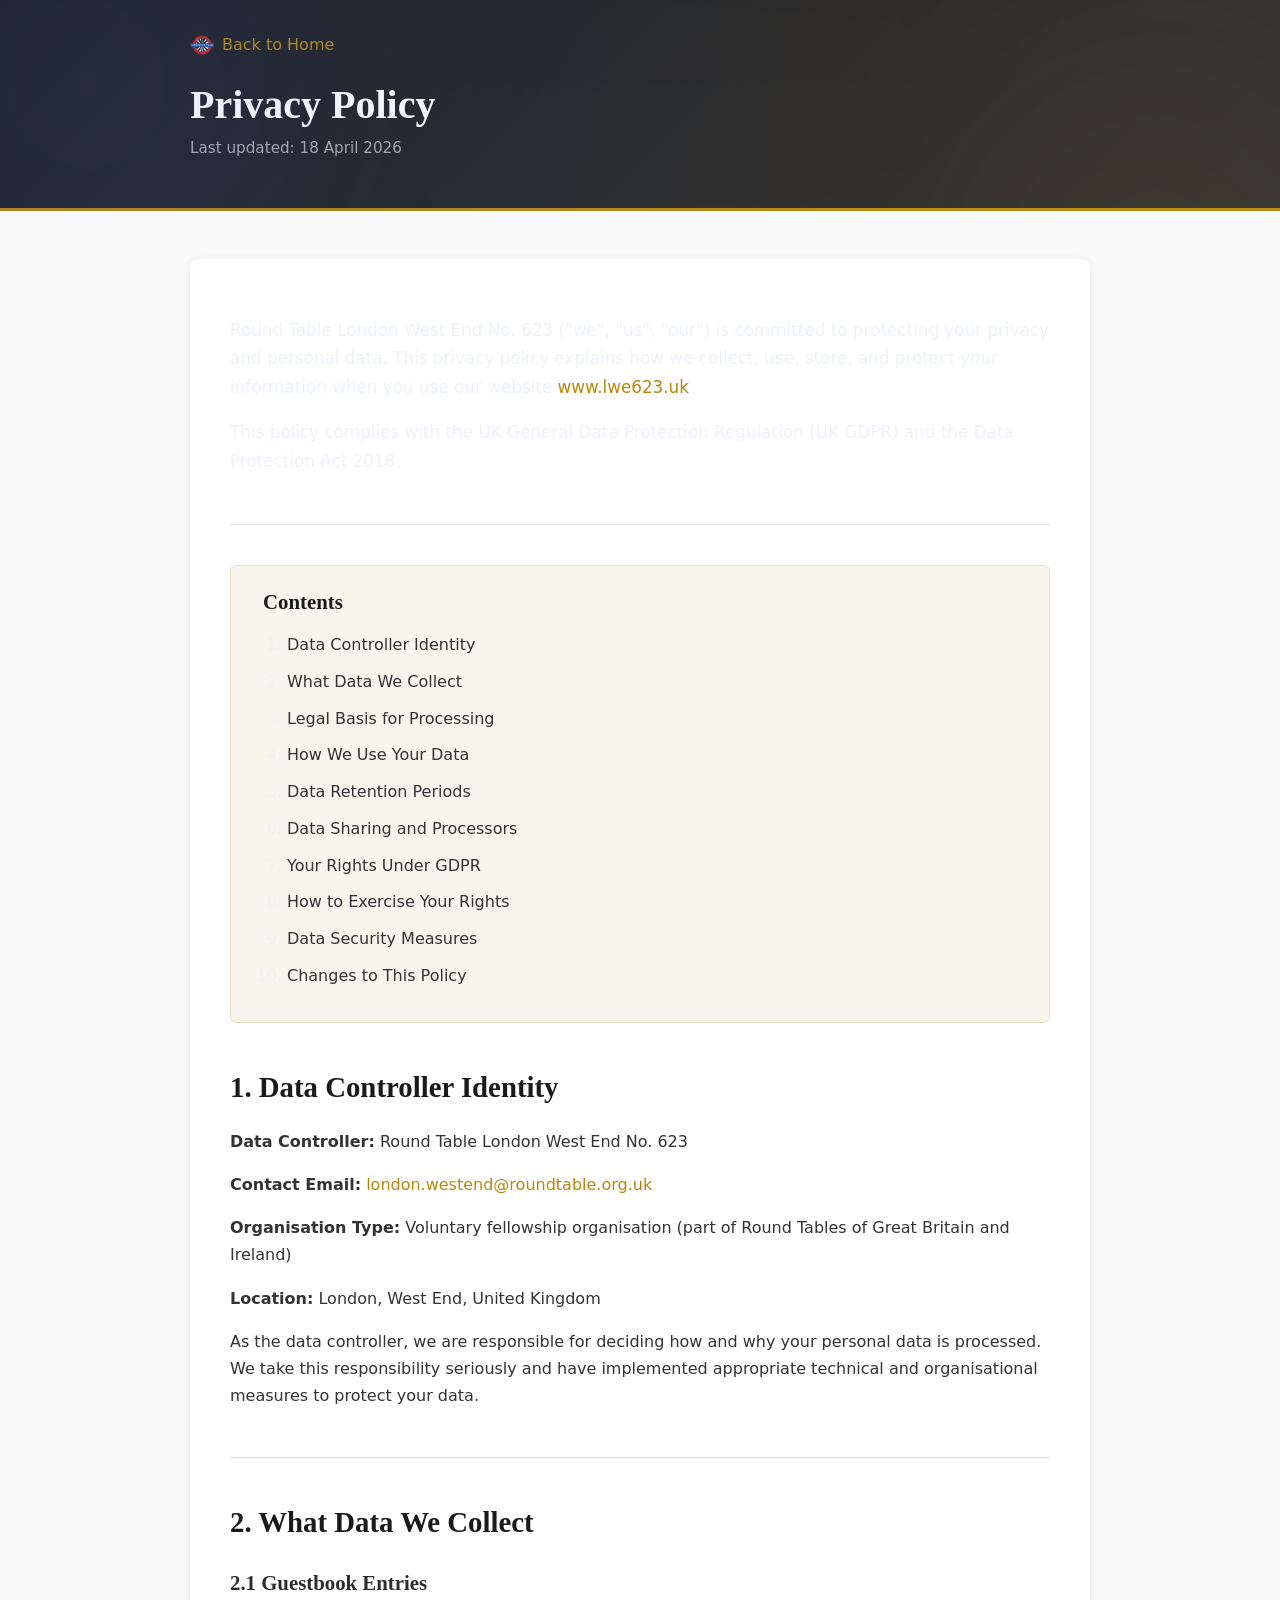
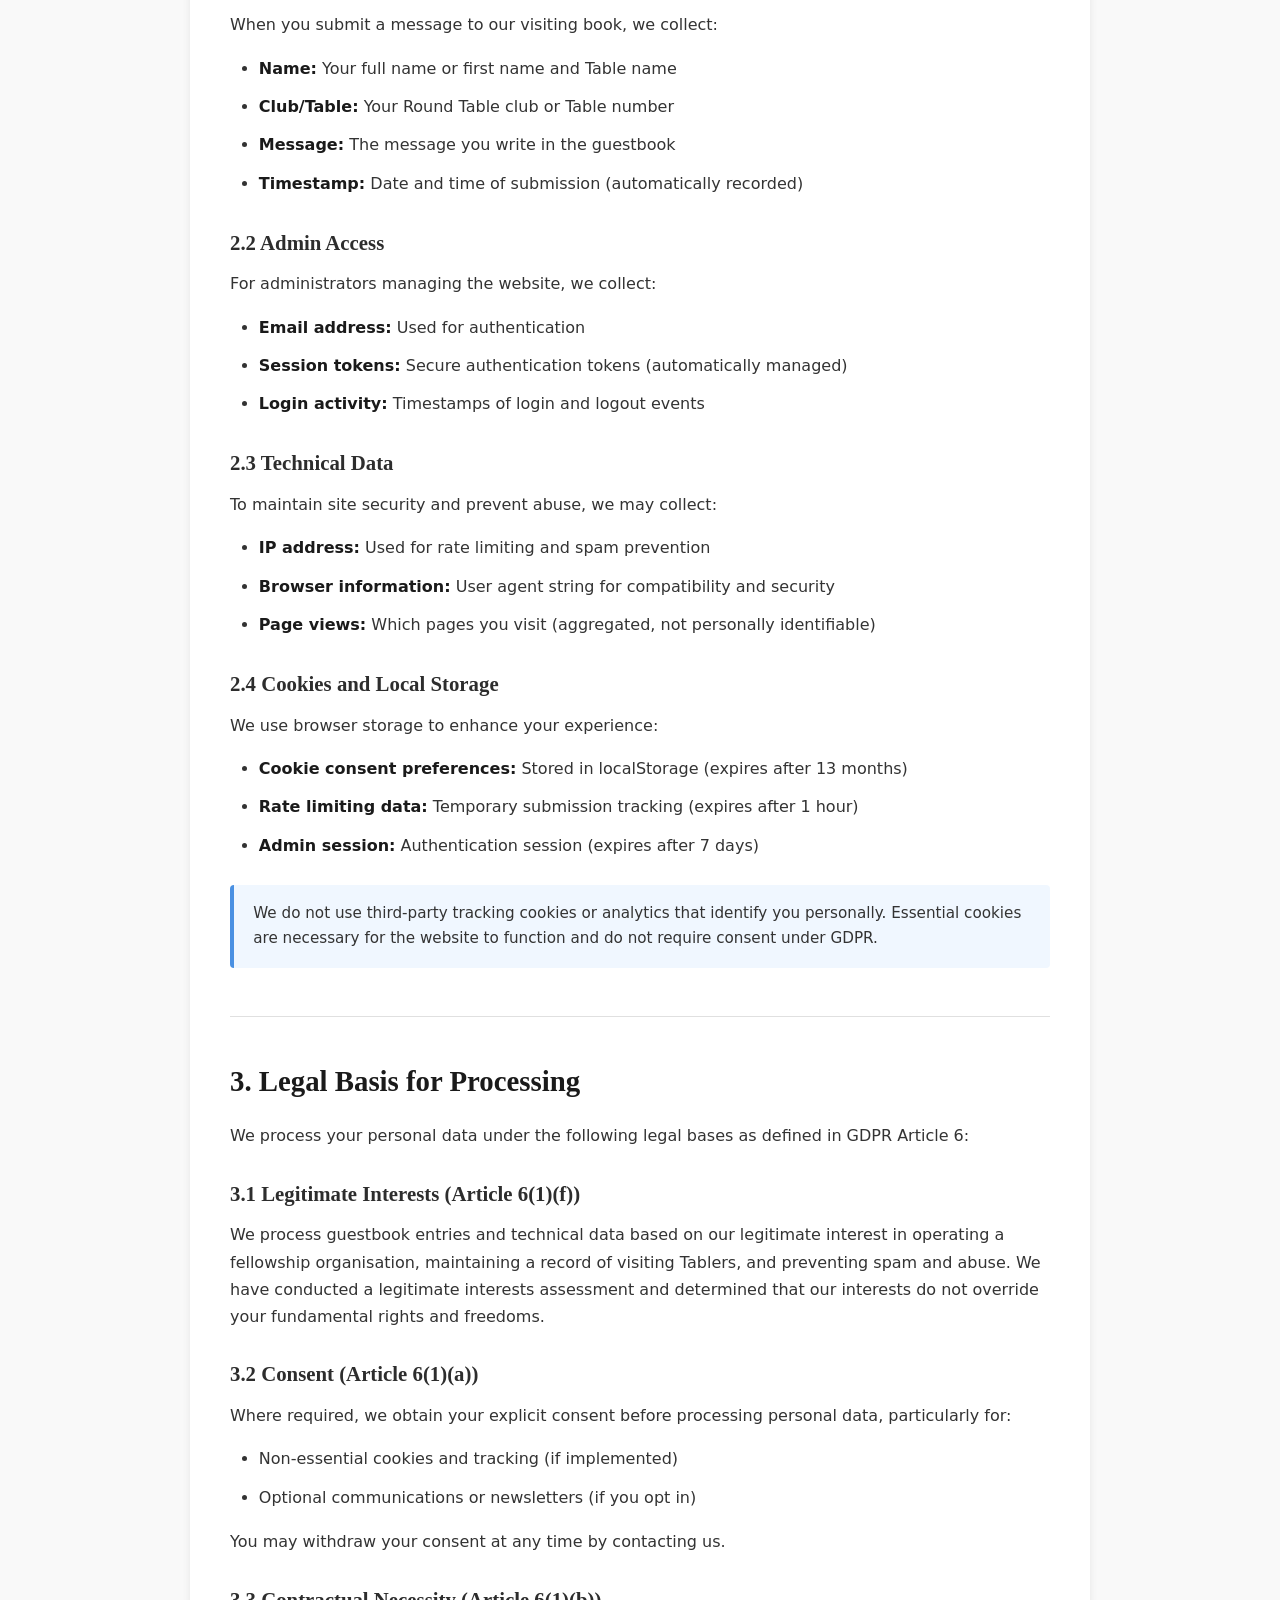
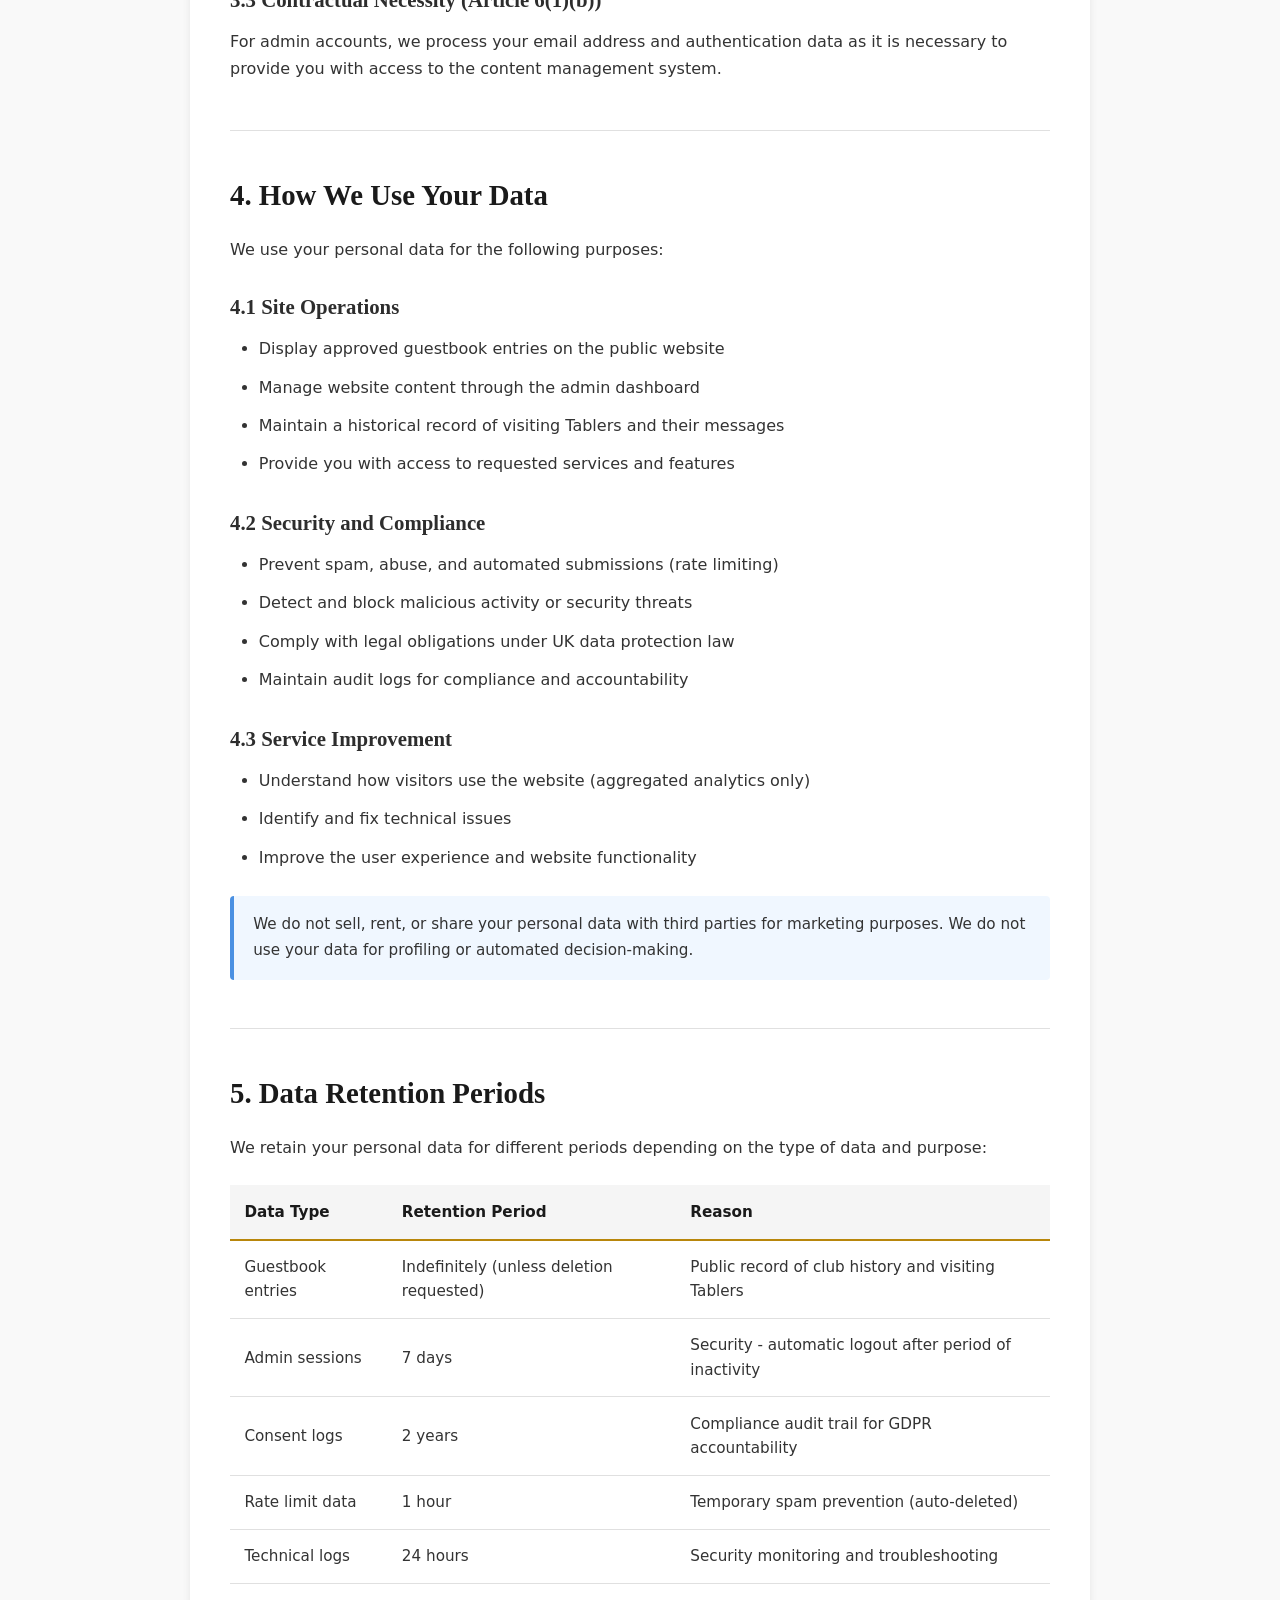
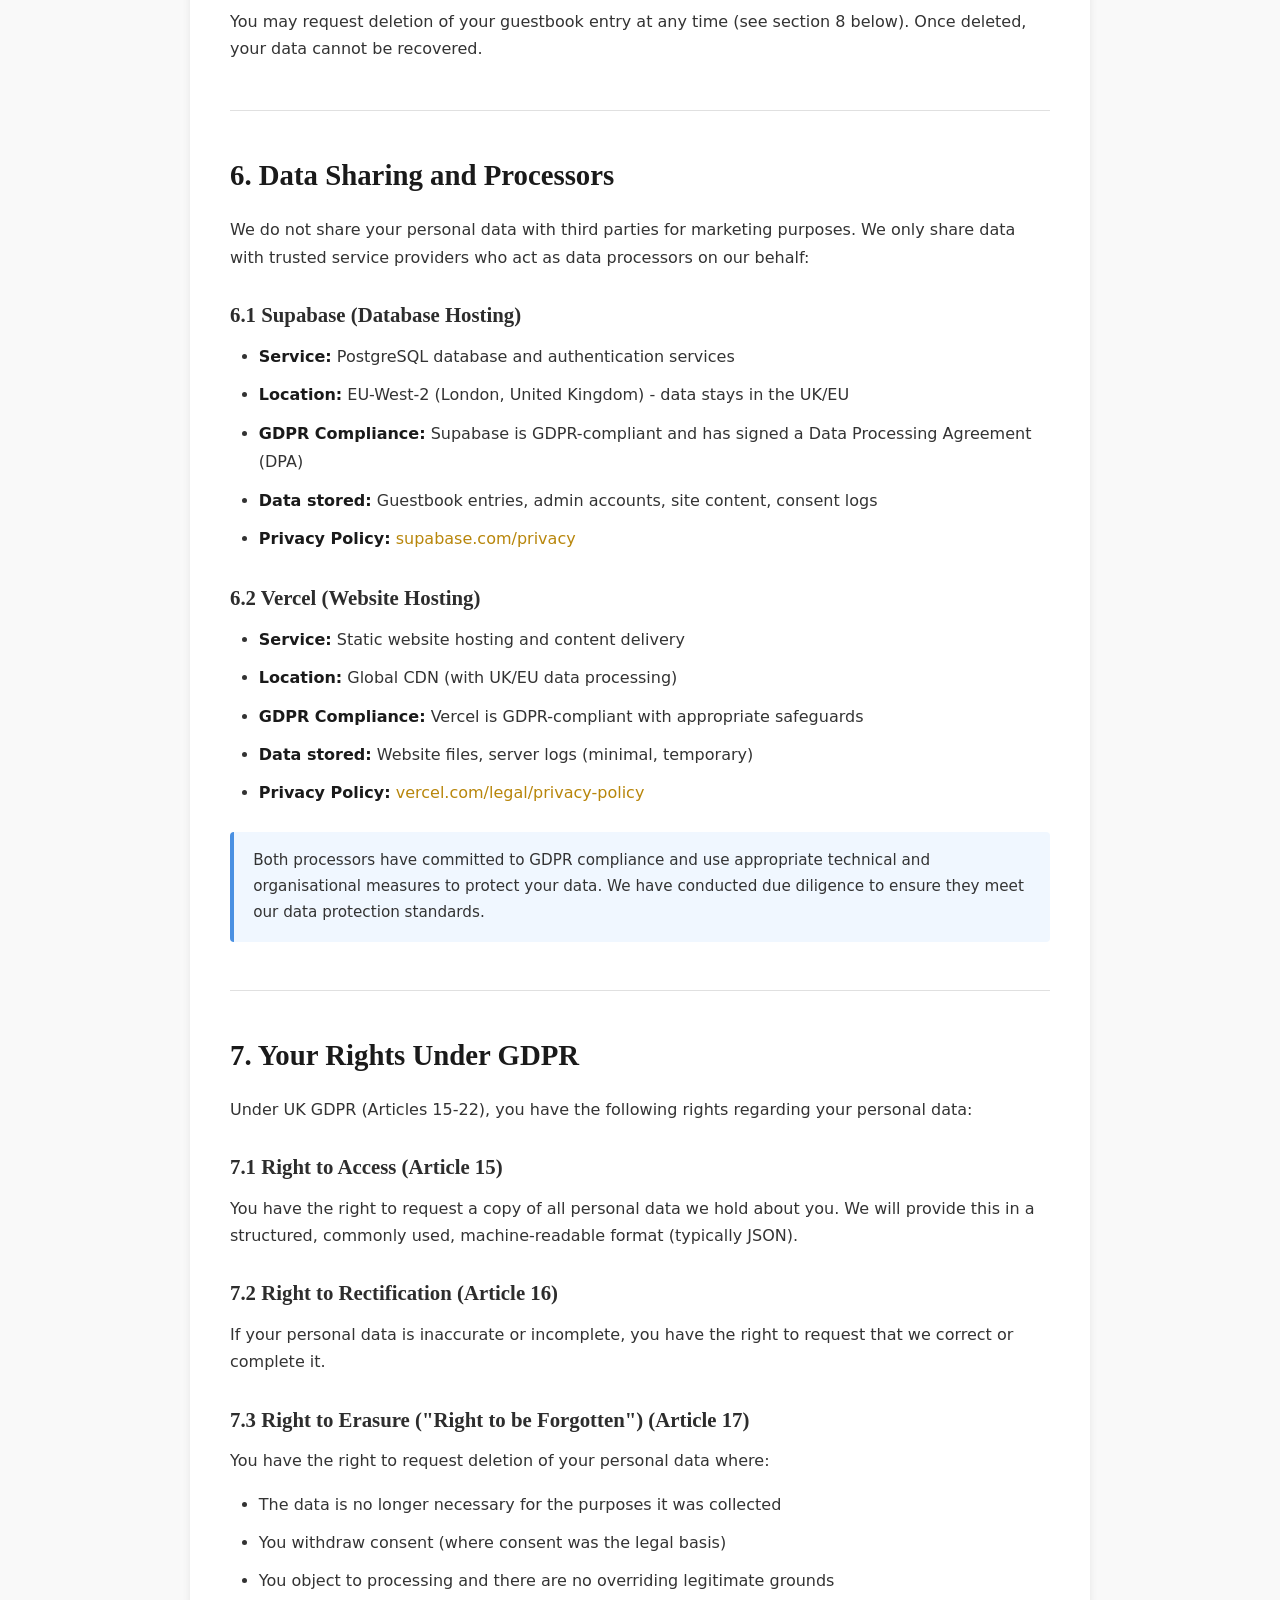
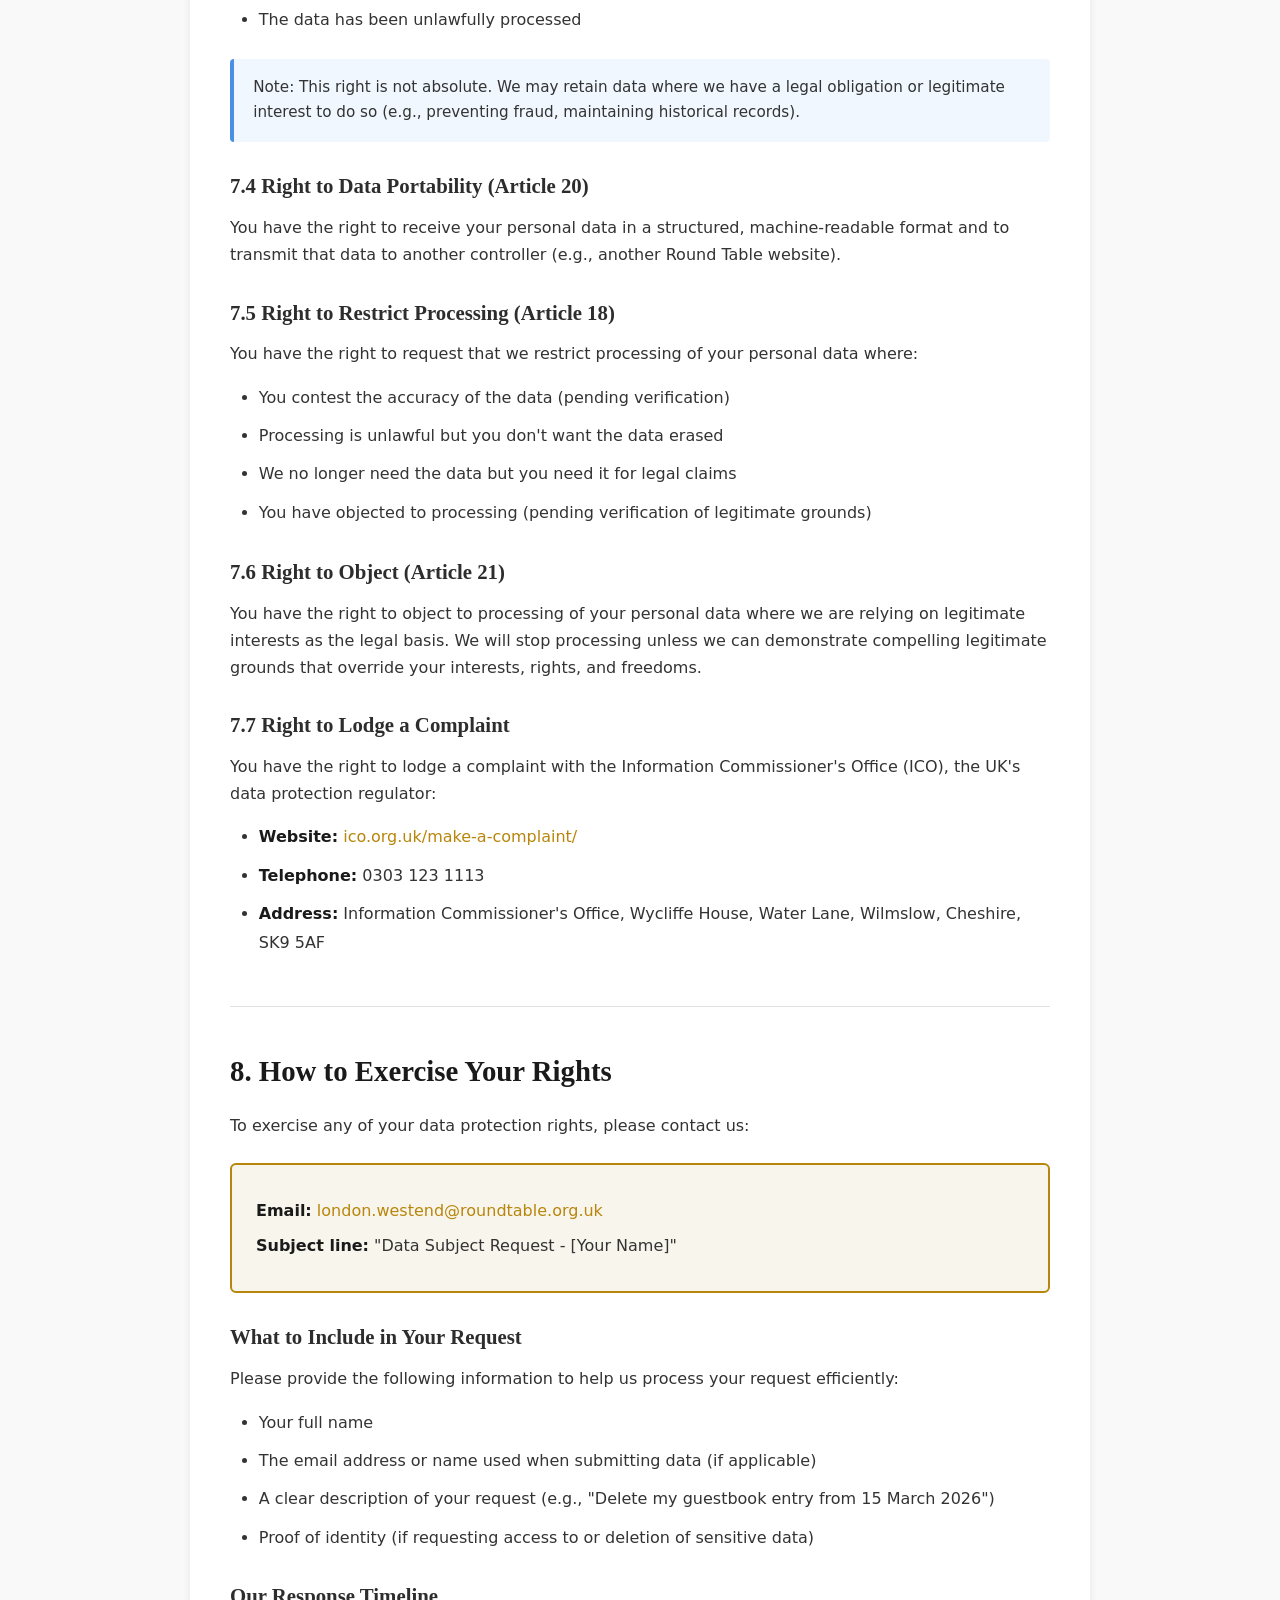
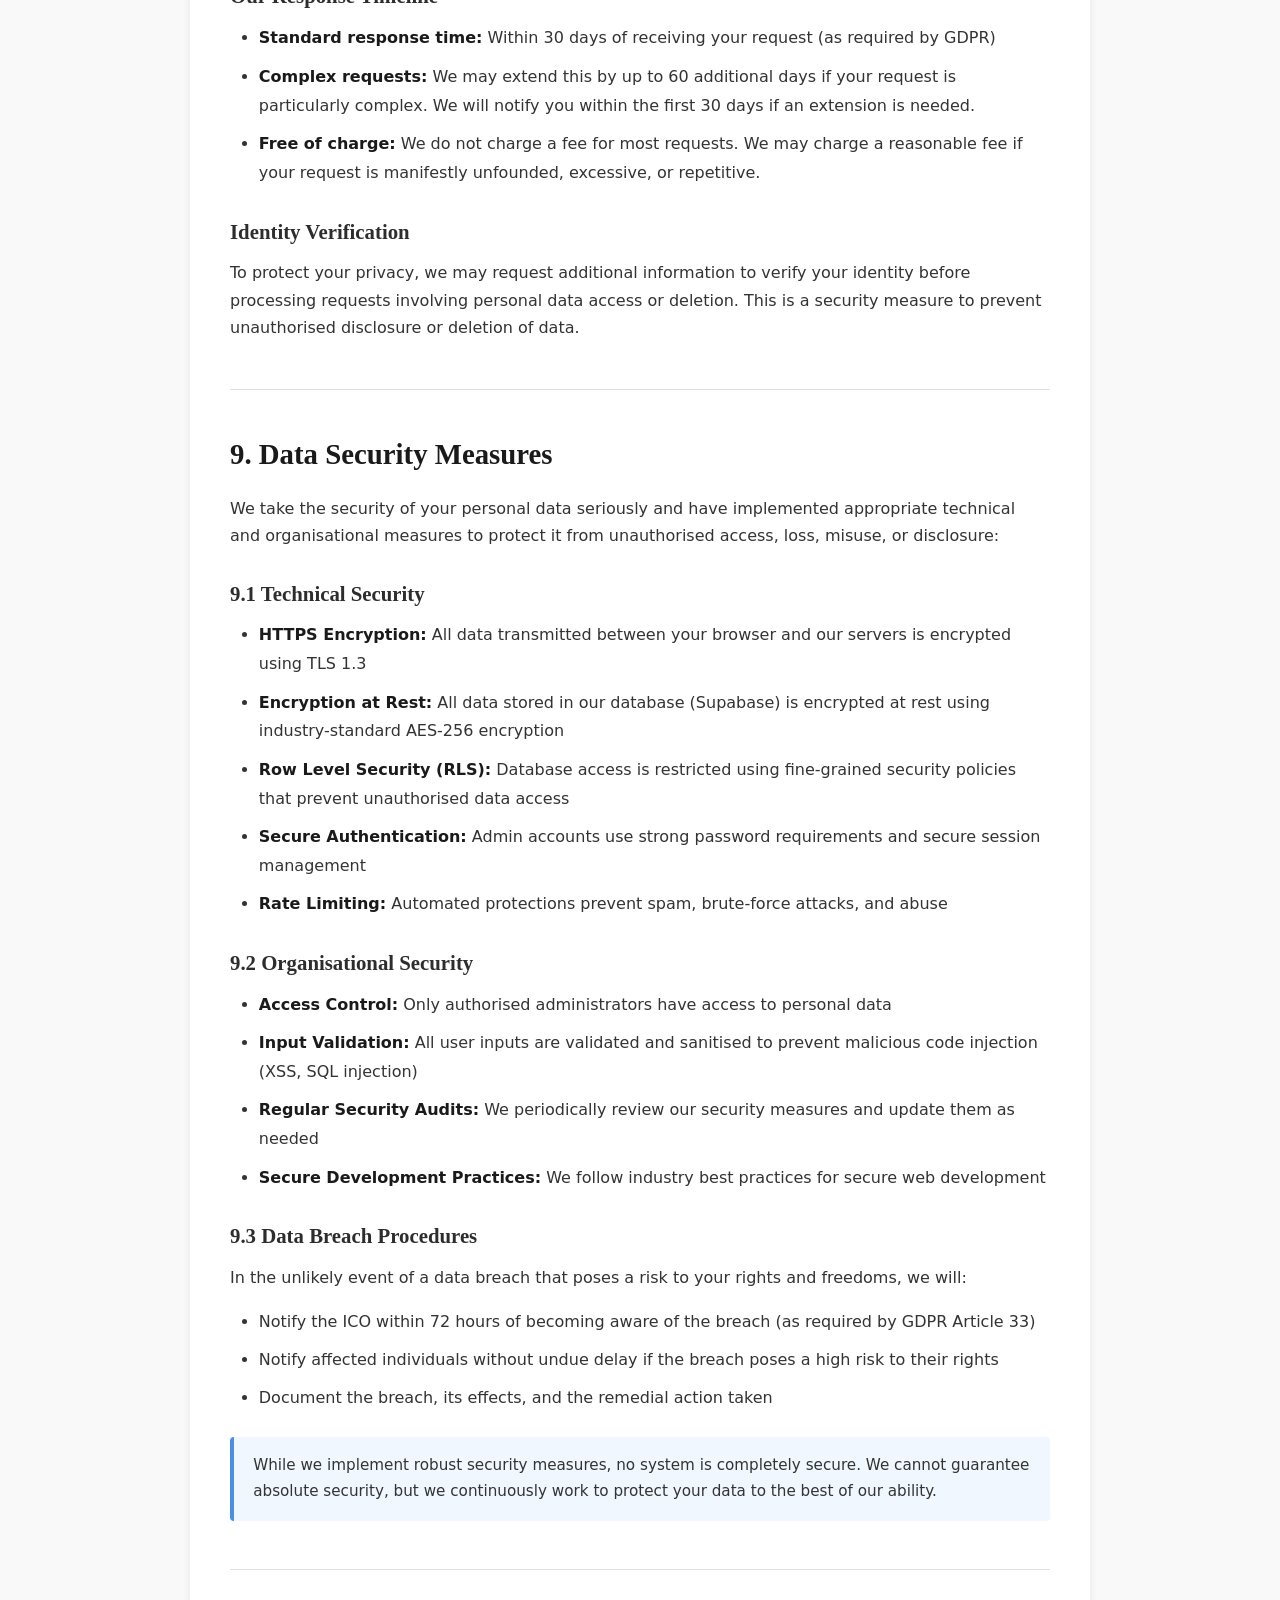
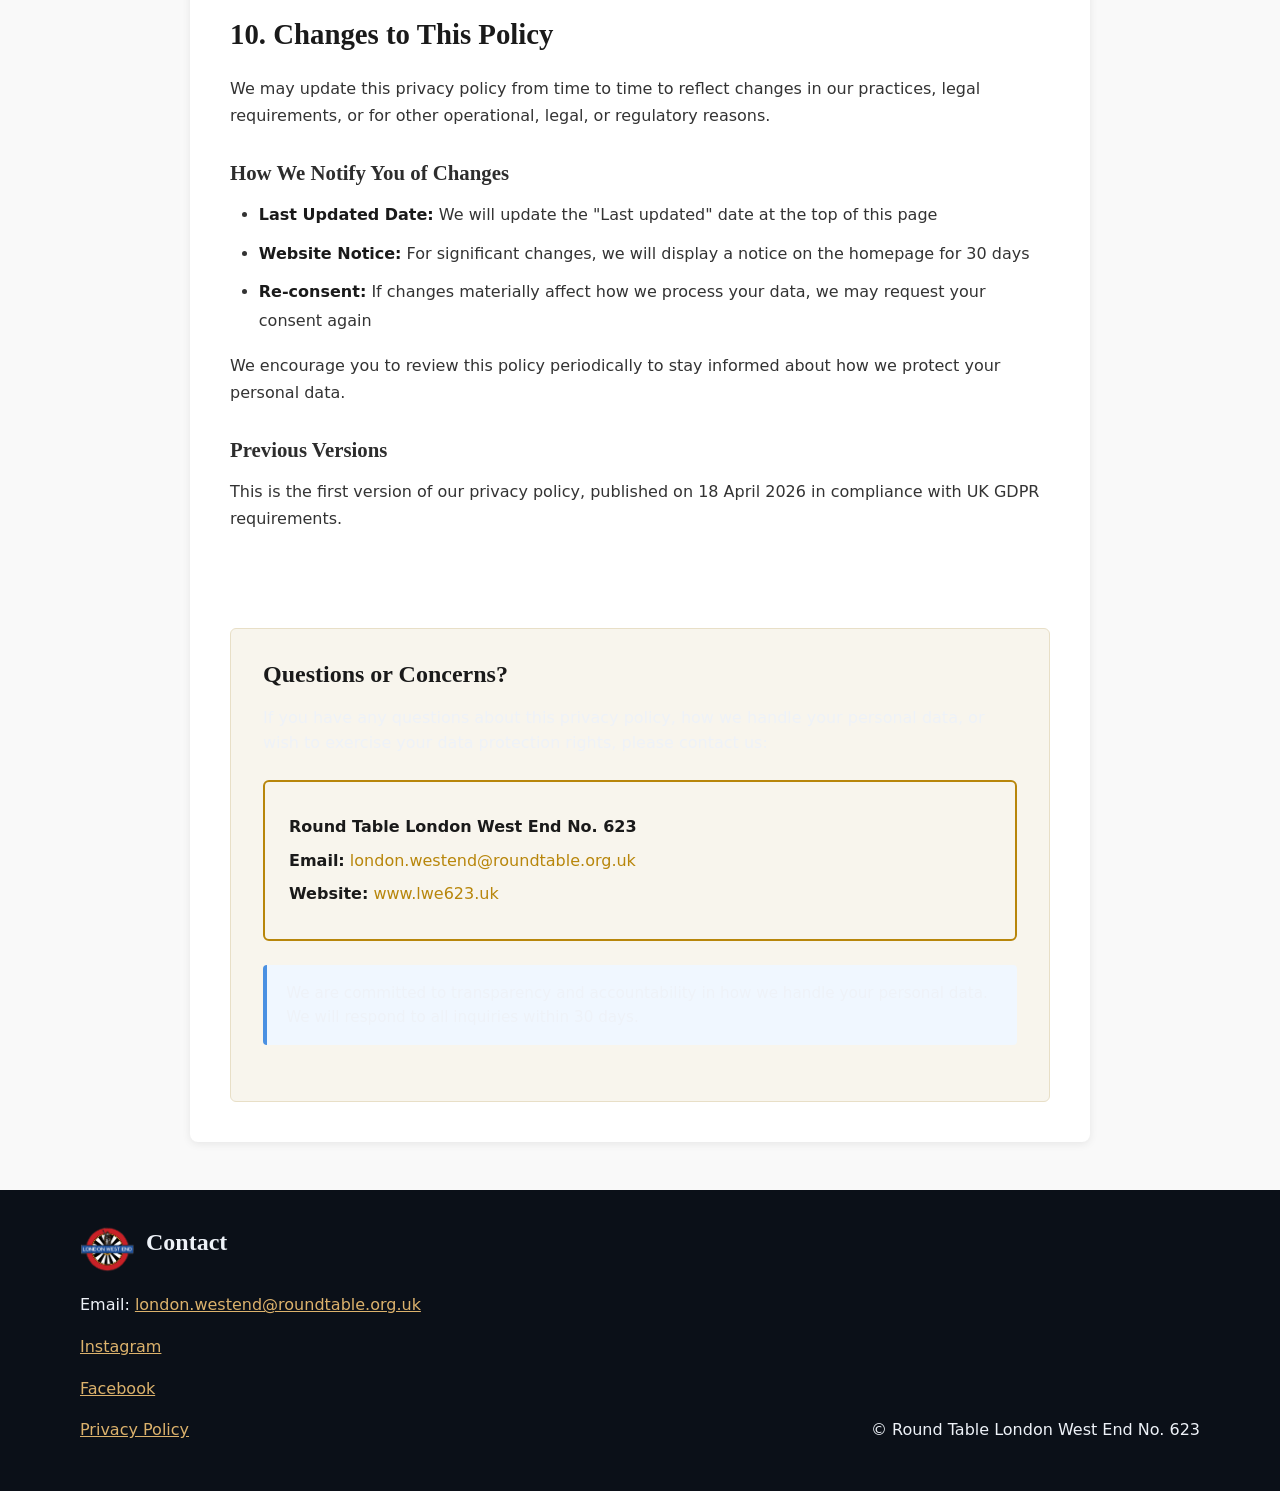
<file: privacy.html>
<!doctype html>
<html lang="en-GB">
  <head>
    <meta charset="UTF-8" />
    <meta name="viewport" content="width=device-width, initial-scale=1" />
    <title>Privacy Policy | Round Table London West End 623</title>
    <meta
      name="description"
      content="Privacy policy for Round Table London West End No. 623. How we collect, use, and protect your personal data in compliance with GDPR."
    />
    <meta name="robots" content="index, follow" />
    <link rel="canonical" href="https://lwe623.uk/privacy.html" />
    <link rel="icon" href="assets/london-west-end-logo.png" type="image/png" sizes="any" />
    <link rel="apple-touch-icon" href="assets/london-west-end-logo.png" />
    <link rel="stylesheet" href="styles.css" />
    <link rel="stylesheet" href="css/privacy.css" />
  </head>
  <body>
    <header class="privacy-header">
      <div class="container">
        <a href="index.html" class="privacy-home-link">
          <img src="assets/london-west-end-logo.png" alt="Round Table London West End 623 logo" width="48" height="48" />
          <span>Back to Home</span>
        </a>
        <h1>Privacy Policy</h1>
        <p class="privacy-updated">Last updated: 18 April 2026</p>
      </div>
    </header>

    <main class="privacy-content">
      <div class="container">
        <section class="privacy-intro">
          <p>
            Round Table London West End No. 623 ("we", "us", "our") is committed to protecting your privacy and personal data.
            This privacy policy explains how we collect, use, store, and protect your information when you use our website
            <a href="https://www.lwe623.uk">www.lwe623.uk</a>.
          </p>
          <p>
            This policy complies with the UK General Data Protection Regulation (UK GDPR) and the Data Protection Act 2018.
          </p>
        </section>

        <nav class="privacy-toc">
          <h2>Contents</h2>
          <ol>
            <li><a href="#data-controller">Data Controller Identity</a></li>
            <li><a href="#data-collection">What Data We Collect</a></li>
            <li><a href="#legal-basis">Legal Basis for Processing</a></li>
            <li><a href="#data-use">How We Use Your Data</a></li>
            <li><a href="#data-retention">Data Retention Periods</a></li>
            <li><a href="#data-sharing">Data Sharing and Processors</a></li>
            <li><a href="#your-rights">Your Rights Under GDPR</a></li>
            <li><a href="#exercise-rights">How to Exercise Your Rights</a></li>
            <li><a href="#security">Data Security Measures</a></li>
            <li><a href="#policy-changes">Changes to This Policy</a></li>
          </ol>
        </nav>

        <article class="privacy-section" id="data-controller">
          <h2>1. Data Controller Identity</h2>
          <p><strong>Data Controller:</strong> Round Table London West End No. 623</p>
          <p><strong>Contact Email:</strong> <a href="mailto:london.westend@roundtable.org.uk">london.westend@roundtable.org.uk</a></p>
          <p><strong>Organisation Type:</strong> Voluntary fellowship organisation (part of Round Tables of Great Britain and Ireland)</p>
          <p><strong>Location:</strong> London, West End, United Kingdom</p>
          <p>
            As the data controller, we are responsible for deciding how and why your personal data is processed.
            We take this responsibility seriously and have implemented appropriate technical and organisational measures to protect your data.
          </p>
        </article>

        <article class="privacy-section" id="data-collection">
          <h2>2. What Data We Collect</h2>

          <h3>2.1 Guestbook Entries</h3>
          <p>When you submit a message to our visiting book, we collect:</p>
          <ul>
            <li><strong>Name:</strong> Your full name or first name and Table name</li>
            <li><strong>Club/Table:</strong> Your Round Table club or Table number</li>
            <li><strong>Message:</strong> The message you write in the guestbook</li>
            <li><strong>Timestamp:</strong> Date and time of submission (automatically recorded)</li>
          </ul>

          <h3>2.2 Admin Access</h3>
          <p>For administrators managing the website, we collect:</p>
          <ul>
            <li><strong>Email address:</strong> Used for authentication</li>
            <li><strong>Session tokens:</strong> Secure authentication tokens (automatically managed)</li>
            <li><strong>Login activity:</strong> Timestamps of login and logout events</li>
          </ul>

          <h3>2.3 Technical Data</h3>
          <p>To maintain site security and prevent abuse, we may collect:</p>
          <ul>
            <li><strong>IP address:</strong> Used for rate limiting and spam prevention</li>
            <li><strong>Browser information:</strong> User agent string for compatibility and security</li>
            <li><strong>Page views:</strong> Which pages you visit (aggregated, not personally identifiable)</li>
          </ul>

          <h3>2.4 Cookies and Local Storage</h3>
          <p>We use browser storage to enhance your experience:</p>
          <ul>
            <li><strong>Cookie consent preferences:</strong> Stored in localStorage (expires after 13 months)</li>
            <li><strong>Rate limiting data:</strong> Temporary submission tracking (expires after 1 hour)</li>
            <li><strong>Admin session:</strong> Authentication session (expires after 7 days)</li>
          </ul>
          <p class="privacy-note">
            We do not use third-party tracking cookies or analytics that identify you personally. Essential cookies are
            necessary for the website to function and do not require consent under GDPR.
          </p>
        </article>

        <article class="privacy-section" id="legal-basis">
          <h2>3. Legal Basis for Processing</h2>
          <p>We process your personal data under the following legal bases as defined in GDPR Article 6:</p>

          <h3>3.1 Legitimate Interests (Article 6(1)(f))</h3>
          <p>
            We process guestbook entries and technical data based on our legitimate interest in operating a fellowship
            organisation, maintaining a record of visiting Tablers, and preventing spam and abuse. We have conducted a
            legitimate interests assessment and determined that our interests do not override your fundamental rights and freedoms.
          </p>

          <h3>3.2 Consent (Article 6(1)(a))</h3>
          <p>
            Where required, we obtain your explicit consent before processing personal data, particularly for:
          </p>
          <ul>
            <li>Non-essential cookies and tracking (if implemented)</li>
            <li>Optional communications or newsletters (if you opt in)</li>
          </ul>
          <p>You may withdraw your consent at any time by contacting us.</p>

          <h3>3.3 Contractual Necessity (Article 6(1)(b))</h3>
          <p>
            For admin accounts, we process your email address and authentication data as it is necessary to provide you
            with access to the content management system.
          </p>
        </article>

        <article class="privacy-section" id="data-use">
          <h2>4. How We Use Your Data</h2>
          <p>We use your personal data for the following purposes:</p>

          <h3>4.1 Site Operations</h3>
          <ul>
            <li>Display approved guestbook entries on the public website</li>
            <li>Manage website content through the admin dashboard</li>
            <li>Maintain a historical record of visiting Tablers and their messages</li>
            <li>Provide you with access to requested services and features</li>
          </ul>

          <h3>4.2 Security and Compliance</h3>
          <ul>
            <li>Prevent spam, abuse, and automated submissions (rate limiting)</li>
            <li>Detect and block malicious activity or security threats</li>
            <li>Comply with legal obligations under UK data protection law</li>
            <li>Maintain audit logs for compliance and accountability</li>
          </ul>

          <h3>4.3 Service Improvement</h3>
          <ul>
            <li>Understand how visitors use the website (aggregated analytics only)</li>
            <li>Identify and fix technical issues</li>
            <li>Improve the user experience and website functionality</li>
          </ul>

          <p class="privacy-note">
            We do not sell, rent, or share your personal data with third parties for marketing purposes. We do not use
            your data for profiling or automated decision-making.
          </p>
        </article>

        <article class="privacy-section" id="data-retention">
          <h2>5. Data Retention Periods</h2>
          <p>We retain your personal data for different periods depending on the type of data and purpose:</p>

          <table class="privacy-table">
            <thead>
              <tr>
                <th>Data Type</th>
                <th>Retention Period</th>
                <th>Reason</th>
              </tr>
            </thead>
            <tbody>
              <tr>
                <td>Guestbook entries</td>
                <td>Indefinitely (unless deletion requested)</td>
                <td>Public record of club history and visiting Tablers</td>
              </tr>
              <tr>
                <td>Admin sessions</td>
                <td>7 days</td>
                <td>Security - automatic logout after period of inactivity</td>
              </tr>
              <tr>
                <td>Consent logs</td>
                <td>2 years</td>
                <td>Compliance audit trail for GDPR accountability</td>
              </tr>
              <tr>
                <td>Rate limit data</td>
                <td>1 hour</td>
                <td>Temporary spam prevention (auto-deleted)</td>
              </tr>
              <tr>
                <td>Technical logs</td>
                <td>24 hours</td>
                <td>Security monitoring and troubleshooting</td>
              </tr>
            </tbody>
          </table>

          <p>
            You may request deletion of your guestbook entry at any time (see section 8 below). Once deleted,
            your data cannot be recovered.
          </p>
        </article>

        <article class="privacy-section" id="data-sharing">
          <h2>6. Data Sharing and Processors</h2>
          <p>
            We do not share your personal data with third parties for marketing purposes. We only share data with
            trusted service providers who act as data processors on our behalf:
          </p>

          <h3>6.1 Supabase (Database Hosting)</h3>
          <ul>
            <li><strong>Service:</strong> PostgreSQL database and authentication services</li>
            <li><strong>Location:</strong> EU-West-2 (London, United Kingdom) - data stays in the UK/EU</li>
            <li><strong>GDPR Compliance:</strong> Supabase is GDPR-compliant and has signed a Data Processing Agreement (DPA)</li>
            <li><strong>Data stored:</strong> Guestbook entries, admin accounts, site content, consent logs</li>
            <li><strong>Privacy Policy:</strong> <a href="https://supabase.com/privacy" target="_blank" rel="noopener">supabase.com/privacy</a></li>
          </ul>

          <h3>6.2 Vercel (Website Hosting)</h3>
          <ul>
            <li><strong>Service:</strong> Static website hosting and content delivery</li>
            <li><strong>Location:</strong> Global CDN (with UK/EU data processing)</li>
            <li><strong>GDPR Compliance:</strong> Vercel is GDPR-compliant with appropriate safeguards</li>
            <li><strong>Data stored:</strong> Website files, server logs (minimal, temporary)</li>
            <li><strong>Privacy Policy:</strong> <a href="https://vercel.com/legal/privacy-policy" target="_blank" rel="noopener">vercel.com/legal/privacy-policy</a></li>
          </ul>

          <p class="privacy-note">
            Both processors have committed to GDPR compliance and use appropriate technical and organisational measures
            to protect your data. We have conducted due diligence to ensure they meet our data protection standards.
          </p>
        </article>

        <article class="privacy-section" id="your-rights">
          <h2>7. Your Rights Under GDPR</h2>
          <p>Under UK GDPR (Articles 15-22), you have the following rights regarding your personal data:</p>

          <h3>7.1 Right to Access (Article 15)</h3>
          <p>
            You have the right to request a copy of all personal data we hold about you. We will provide this in a
            structured, commonly used, machine-readable format (typically JSON).
          </p>

          <h3>7.2 Right to Rectification (Article 16)</h3>
          <p>
            If your personal data is inaccurate or incomplete, you have the right to request that we correct or complete it.
          </p>

          <h3>7.3 Right to Erasure ("Right to be Forgotten") (Article 17)</h3>
          <p>
            You have the right to request deletion of your personal data where:
          </p>
          <ul>
            <li>The data is no longer necessary for the purposes it was collected</li>
            <li>You withdraw consent (where consent was the legal basis)</li>
            <li>You object to processing and there are no overriding legitimate grounds</li>
            <li>The data has been unlawfully processed</li>
          </ul>
          <p class="privacy-note">
            Note: This right is not absolute. We may retain data where we have a legal obligation or legitimate interest
            to do so (e.g., preventing fraud, maintaining historical records).
          </p>

          <h3>7.4 Right to Data Portability (Article 20)</h3>
          <p>
            You have the right to receive your personal data in a structured, machine-readable format and to transmit
            that data to another controller (e.g., another Round Table website).
          </p>

          <h3>7.5 Right to Restrict Processing (Article 18)</h3>
          <p>
            You have the right to request that we restrict processing of your personal data where:
          </p>
          <ul>
            <li>You contest the accuracy of the data (pending verification)</li>
            <li>Processing is unlawful but you don't want the data erased</li>
            <li>We no longer need the data but you need it for legal claims</li>
            <li>You have objected to processing (pending verification of legitimate grounds)</li>
          </ul>

          <h3>7.6 Right to Object (Article 21)</h3>
          <p>
            You have the right to object to processing of your personal data where we are relying on legitimate interests
            as the legal basis. We will stop processing unless we can demonstrate compelling legitimate grounds that override
            your interests, rights, and freedoms.
          </p>

          <h3>7.7 Right to Lodge a Complaint</h3>
          <p>
            You have the right to lodge a complaint with the Information Commissioner's Office (ICO), the UK's data
            protection regulator:
          </p>
          <ul>
            <li><strong>Website:</strong> <a href="https://ico.org.uk/make-a-complaint/" target="_blank" rel="noopener">ico.org.uk/make-a-complaint/</a></li>
            <li><strong>Telephone:</strong> 0303 123 1113</li>
            <li><strong>Address:</strong> Information Commissioner's Office, Wycliffe House, Water Lane, Wilmslow, Cheshire, SK9 5AF</li>
          </ul>
        </article>

        <article class="privacy-section" id="exercise-rights">
          <h2>8. How to Exercise Your Rights</h2>
          <p>To exercise any of your data protection rights, please contact us:</p>

          <div class="privacy-contact-box">
            <p><strong>Email:</strong> <a href="mailto:london.westend@roundtable.org.uk">london.westend@roundtable.org.uk</a></p>
            <p><strong>Subject line:</strong> "Data Subject Request - [Your Name]"</p>
          </div>

          <h3>What to Include in Your Request</h3>
          <p>Please provide the following information to help us process your request efficiently:</p>
          <ul>
            <li>Your full name</li>
            <li>The email address or name used when submitting data (if applicable)</li>
            <li>A clear description of your request (e.g., "Delete my guestbook entry from 15 March 2026")</li>
            <li>Proof of identity (if requesting access to or deletion of sensitive data)</li>
          </ul>

          <h3>Our Response Timeline</h3>
          <ul>
            <li><strong>Standard response time:</strong> Within 30 days of receiving your request (as required by GDPR)</li>
            <li><strong>Complex requests:</strong> We may extend this by up to 60 additional days if your request is particularly complex. We will notify you within the first 30 days if an extension is needed.</li>
            <li><strong>Free of charge:</strong> We do not charge a fee for most requests. We may charge a reasonable fee if your request is manifestly unfounded, excessive, or repetitive.</li>
          </ul>

          <h3>Identity Verification</h3>
          <p>
            To protect your privacy, we may request additional information to verify your identity before processing
            requests involving personal data access or deletion. This is a security measure to prevent unauthorised
            disclosure or deletion of data.
          </p>
        </article>

        <article class="privacy-section" id="security">
          <h2>9. Data Security Measures</h2>
          <p>
            We take the security of your personal data seriously and have implemented appropriate technical and
            organisational measures to protect it from unauthorised access, loss, misuse, or disclosure:
          </p>

          <h3>9.1 Technical Security</h3>
          <ul>
            <li><strong>HTTPS Encryption:</strong> All data transmitted between your browser and our servers is encrypted using TLS 1.3</li>
            <li><strong>Encryption at Rest:</strong> All data stored in our database (Supabase) is encrypted at rest using industry-standard AES-256 encryption</li>
            <li><strong>Row Level Security (RLS):</strong> Database access is restricted using fine-grained security policies that prevent unauthorised data access</li>
            <li><strong>Secure Authentication:</strong> Admin accounts use strong password requirements and secure session management</li>
            <li><strong>Rate Limiting:</strong> Automated protections prevent spam, brute-force attacks, and abuse</li>
          </ul>

          <h3>9.2 Organisational Security</h3>
          <ul>
            <li><strong>Access Control:</strong> Only authorised administrators have access to personal data</li>
            <li><strong>Input Validation:</strong> All user inputs are validated and sanitised to prevent malicious code injection (XSS, SQL injection)</li>
            <li><strong>Regular Security Audits:</strong> We periodically review our security measures and update them as needed</li>
            <li><strong>Secure Development Practices:</strong> We follow industry best practices for secure web development</li>
          </ul>

          <h3>9.3 Data Breach Procedures</h3>
          <p>
            In the unlikely event of a data breach that poses a risk to your rights and freedoms, we will:
          </p>
          <ul>
            <li>Notify the ICO within 72 hours of becoming aware of the breach (as required by GDPR Article 33)</li>
            <li>Notify affected individuals without undue delay if the breach poses a high risk to their rights</li>
            <li>Document the breach, its effects, and the remedial action taken</li>
          </ul>

          <p class="privacy-note">
            While we implement robust security measures, no system is completely secure. We cannot guarantee absolute
            security, but we continuously work to protect your data to the best of our ability.
          </p>
        </article>

        <article class="privacy-section" id="policy-changes">
          <h2>10. Changes to This Policy</h2>
          <p>
            We may update this privacy policy from time to time to reflect changes in our practices, legal requirements,
            or for other operational, legal, or regulatory reasons.
          </p>

          <h3>How We Notify You of Changes</h3>
          <ul>
            <li><strong>Last Updated Date:</strong> We will update the "Last updated" date at the top of this page</li>
            <li><strong>Website Notice:</strong> For significant changes, we will display a notice on the homepage for 30 days</li>
            <li><strong>Re-consent:</strong> If changes materially affect how we process your data, we may request your consent again</li>
          </ul>

          <p>
            We encourage you to review this policy periodically to stay informed about how we protect your personal data.
          </p>

          <h3>Previous Versions</h3>
          <p>
            This is the first version of our privacy policy, published on 18 April 2026 in compliance with UK GDPR requirements.
          </p>
        </article>

        <section class="privacy-footer-section">
          <h2>Questions or Concerns?</h2>
          <p>
            If you have any questions about this privacy policy, how we handle your personal data, or wish to exercise
            your data protection rights, please contact us:
          </p>
          <div class="privacy-contact-box">
            <p><strong>Round Table London West End No. 623</strong></p>
            <p><strong>Email:</strong> <a href="mailto:london.westend@roundtable.org.uk">london.westend@roundtable.org.uk</a></p>
            <p><strong>Website:</strong> <a href="https://www.lwe623.uk">www.lwe623.uk</a></p>
          </div>
          <p class="privacy-note">
            We are committed to transparency and accountability in how we handle your personal data. We will respond to
            all inquiries within 30 days.
          </p>
        </section>
      </div>
    </main>

    <footer class="site-footer">
      <div class="container foot-grid">
        <div>
          <div class="foot-brand">
            <img src="assets/london-west-end-logo.png" alt="Round Table London West End 623 logo" class="foot-logo" width="108" height="108" />
            <h2>Contact</h2>
          </div>
          <p>Email: <a href="mailto:london.westend@roundtable.org.uk">london.westend@roundtable.org.uk</a></p>
          <p><a href="https://www.instagram.com/rtlondonwestend?igsh=MTV6b2VrYTR6enh6bg==" target="_blank" rel="noreferrer">Instagram</a></p>
          <p><a href="https://www.facebook.com/share/1DAJHdvB5D/?mibextid=wwXIfr" target="_blank" rel="noreferrer">Facebook</a></p>
          <p><a href="privacy.html">Privacy Policy</a></p>
        </div>
        <p>© Round Table London West End No. 623</p>
      </div>
    </footer>
  </body>
</html>
</file>
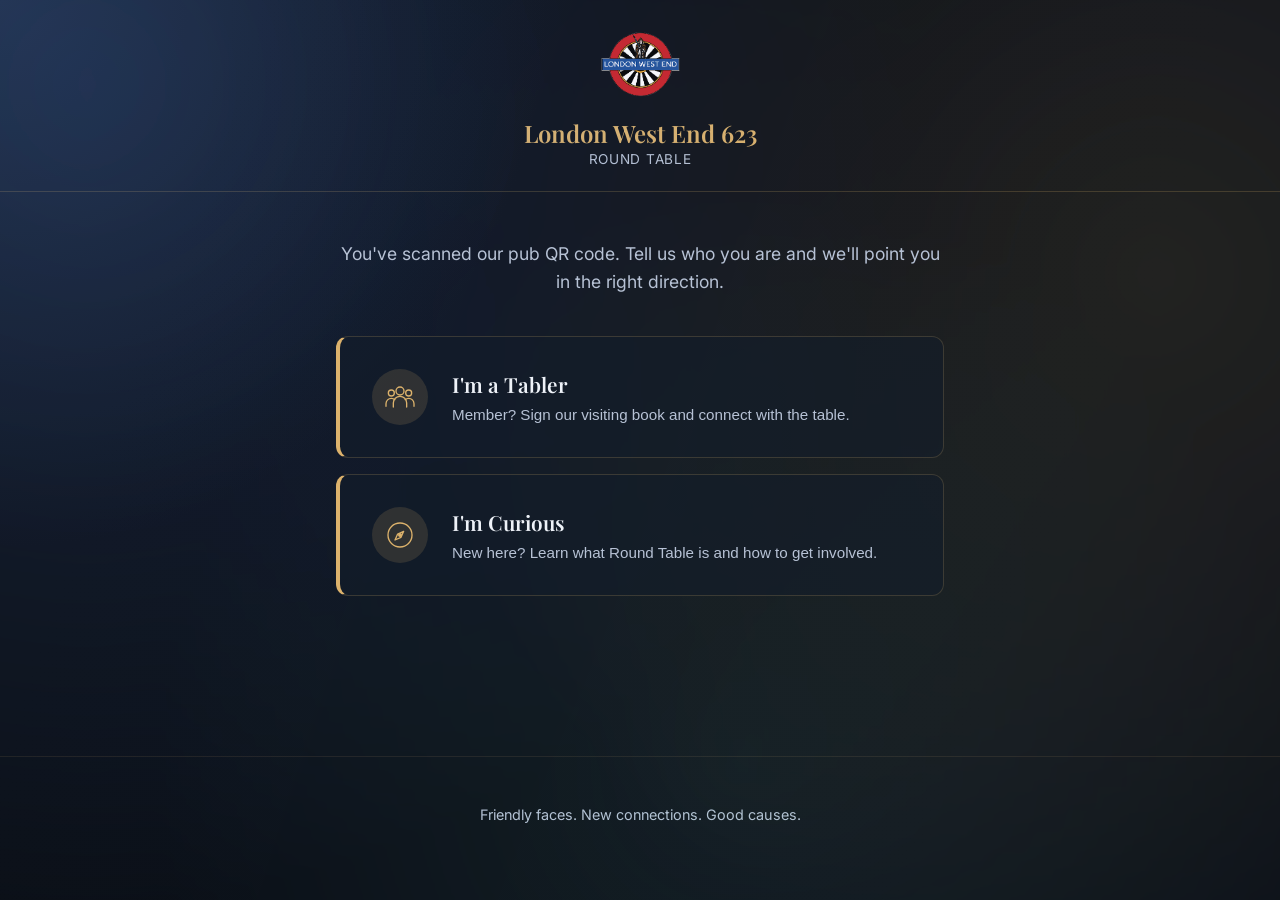
<file: qrLandingPage.html>
<!doctype html>
<html lang="en-GB">
<head>
  <meta charset="utf-8" />
  <meta name="viewport" content="width=device-width, initial-scale=1" />
  <meta name="description" content="Round Table London West End visitor welcome page." />
  <meta name="theme-color" content="#0b1018" />
  <title>Welcome | Round Table London West End 623</title>
  <link rel="preconnect" href="https://fonts.googleapis.com" />
  <link rel="preconnect" href="https://fonts.gstatic.com" crossorigin />
  <link rel="stylesheet" href="https://fonts.googleapis.com/css2?family=Inter:wght@400;500;600;700&family=Playfair+Display:wght@500;600;700&display=swap" />
  <link rel="stylesheet" href="styles.css" />
  <style>
    .qr-page-header {
      display: flex;
      align-items: center;
      justify-content: center;
      min-height: 120px;
      padding: 1.5rem;
      border-bottom: 1px solid rgba(220, 178, 108, 0.2);
    }

    .qr-brand {
      display: flex;
      flex-direction: column;
      align-items: center;
      gap: 1rem;
      text-align: center;
    }

    .qr-brand-logo {
      width: 80px;
      height: 80px;
      display: flex;
      align-items: center;
      justify-content: center;
    }

    .qr-brand-logo img {
      width: 100%;
      height: 100%;
      object-fit: contain;
    }

    .qr-brand-copy {
      line-height: 1.1;
    }

    .qr-brand-copy h1 {
      margin: 0;
      font-size: 1.5rem;
      font-weight: 600;
      color: var(--gold);
      font-family: 'Playfair Display', serif;
    }

    .qr-brand-copy p {
      margin: 0.25rem 0 0;
      font-size: 0.85rem;
      color: var(--muted);
      text-transform: uppercase;
      letter-spacing: 0.05em;
    }

    .qr-main {
      width: min(100% - 2rem, 640px);
      margin: 0 auto;
      padding: 3rem 1rem;
    }

    .qr-intro {
      text-align: center;
      margin-bottom: 2.5rem;
    }

    .qr-intro p {
      margin: 0;
      color: var(--muted);
      font-size: 1.1rem;
    }

    .qr-choices {
      display: grid;
      gap: 1rem;
    }

    .qr-choice-btn {
      display: grid;
      grid-template-columns: auto 1fr;
      align-items: center;
      gap: 1.5rem;
      padding: 2rem;
      border: 1px solid rgba(220, 178, 108, 0.2);
      border-left: 4px solid var(--gold);
      border-radius: 12px;
      background: rgba(19, 29, 43, 0.6);
      color: inherit;
      cursor: pointer;
      text-align: left;
      font-size: 1rem;
      transition: all 200ms ease;
    }

    .qr-choice-btn:hover {
      background: rgba(19, 29, 43, 0.9);
      border-left-color: var(--gold);
      transform: translateX(4px);
    }

    .qr-choice-btn:focus-visible {
      outline: 2px solid var(--gold);
      outline-offset: 2px;
    }

    .qr-choice-icon {
      width: 56px;
      height: 56px;
      display: flex;
      align-items: center;
      justify-content: center;
      border-radius: 50%;
      background: rgba(220, 178, 108, 0.15);
      color: var(--gold);
      flex-shrink: 0;
    }

    .qr-choice-icon svg {
      width: 32px;
      height: 32px;
      stroke-width: 2;
      fill: none;
      stroke: currentColor;
    }

    .qr-choice-copy {
      display: flex;
      flex-direction: column;
      gap: 0.5rem;
    }

    .qr-choice-copy strong {
      font-size: 1.3rem;
      font-family: 'Playfair Display', serif;
      font-weight: 600;
      color: var(--text);
      margin: 0;
    }

    .qr-choice-copy span {
      font-size: 0.95rem;
      color: var(--muted);
      margin: 0;
    }

    .qr-footer {
      text-align: center;
      margin-top: 3rem;
      padding-top: 2rem;
      border-top: 1px solid rgba(220, 178, 108, 0.1);
      color: var(--muted);
      font-size: 0.9rem;
    }

    .qr-status {
      text-align: center;
      margin-top: 1.5rem;
      color: var(--gold);
      font-weight: 500;
      min-height: 1.5rem;
    }

    @media (max-width: 520px) {
      .qr-page-header {
        min-height: 100px;
        padding: 1rem;
      }

      .qr-brand-logo {
        width: 64px;
        height: 64px;
      }

      .qr-brand-copy h1 {
        font-size: 1.3rem;
      }

      .qr-main {
        padding: 2rem 1rem;
      }

      .qr-choice-btn {
        grid-template-columns: 1fr;
        padding: 1.5rem;
        gap: 1rem;
      }

      .qr-choice-icon {
        width: 48px;
        height: 48px;
      }

      .qr-choice-icon svg {
        width: 28px;
        height: 28px;
      }

      .qr-choice-copy strong {
        font-size: 1.1rem;
      }

      .qr-choice-copy span {
        font-size: 0.9rem;
      }
    }
  </style>
</head>
<body>
  <header class="qr-page-header">
    <div class="qr-brand">
      <div class="qr-brand-logo">
        <img src="assets/london-west-end-logo.png" alt="Round Table London West End 623" width="80" height="80" />
      </div>
      <div class="qr-brand-copy">
        <h1>London West End 623</h1>
        <p>Round Table</p>
      </div>
    </div>
  </header>

  <main class="qr-main">
    <section class="qr-intro">
      <p>You've scanned our pub QR code. Tell us who you are and we'll point you in the right direction.</p>
    </section>

    <section class="qr-choices">
      <button class="qr-choice-btn" type="button" data-route="tabler" aria-label="I'm already a Tabler">
        <span class="qr-choice-icon" aria-hidden="true">
          <svg viewBox="0 0 48 48">
            <circle cx="24" cy="15" r="6" />
            <circle cx="11" cy="18" r="4.5" />
            <circle cx="37" cy="18" r="4.5" />
            <path d="M14 39v-6c0-5.5 4.5-10 10-10s10 4.5 10 10v6" stroke-linecap="round" />
            <path d="M3 38v-4c0-4.4 3.6-8 8-8 2 0 3.9.7 5.3 2M45 38v-4c0-4.4-3.6-8-8-8-2 0-3.9.7-5.3 2" stroke-linecap="round" />
          </svg>
        </span>
        <div class="qr-choice-copy">
          <strong>I'm a Tabler</strong>
          <span>Member? Sign our visiting book and connect with the table.</span>
        </div>
      </button>

      <button class="qr-choice-btn" type="button" data-route="curious" aria-label="I'm new and curious">
        <span class="qr-choice-icon" aria-hidden="true">
          <svg viewBox="0 0 48 48">
            <circle cx="24" cy="24" r="18" />
            <path d="m29.5 18.5-4 9-9 4 4-9 9-4Z" stroke-linejoin="round" />
            <circle cx="24" cy="24" r="2" fill="currentColor" />
          </svg>
        </span>
        <div class="qr-choice-copy">
          <strong>I'm Curious</strong>
          <span>New here? Learn what Round Table is and how to get involved.</span>
        </div>
      </button>
    </section>

    <p id="qr-status" class="qr-status" role="status" aria-live="polite"></p>
  </main>

  <footer class="qr-footer">
    <p>Friendly faces. New connections. Good causes.</p>
  </footer>

  <script>
    const ROUTES = Object.freeze({
      tabler: "/#guestbook-form",
      curious: "/#about"
    });

    const statusEl = document.getElementById("qr-status");

    document.querySelectorAll("[data-route]").forEach((btn) => {
      btn.addEventListener("click", () => {
        const dest = ROUTES[btn.dataset.route];
        if (dest) {
          statusEl.textContent = "Taking you there…";
          setTimeout(() => window.location.assign(dest), 300);
        }
      });
    });
  </script>
</body>
</html>
</file>
<file: styles.css>
:root {
  --bg: #0b1018;
  --panel: #131d2b;
  --text: #eef2f8;
  --muted: #b7c2d5;
  --gold: #dcb26c;
  --line: #27374d;

  /* Consistent border radius */
  --radius-sm: 8px;
  --radius-md: 12px;
  --radius-lg: 16px;
  --radius-xl: 20px;
  --radius-pill: 999px;

  /* Consistent spacing scale */
  --space-xs: 0.25rem;
  --space-sm: 0.5rem;
  --space-md: 1rem;
  --space-lg: 1.5rem;
  --space-xl: 2rem;
  --space-2xl: 3rem;

  /* Minimum tap target size (accessibility) */
  --min-tap-target: 44px;
}
* { box-sizing: border-box; }
html {
  margin: 0;
  padding: 0;
  scroll-behavior: smooth;
}
html:focus-within {
  scroll-behavior: smooth;
}
body { margin: 0; padding: 0; }
body {
  font-family: Inter, system-ui, sans-serif;
  color: var(--text);
  background: radial-gradient(circle at top left, #1c2a3e, var(--bg) 35%);
  line-height: 1.6;
  position: relative;
  overflow-x: hidden;
  min-height: 100vh;
}
.site-header, main, .site-footer { position: relative; z-index: 1; }

/* Ambient background motion (subtle, non-distracting) */
body::before,
body::after {
  content: '';
  position: fixed;
  inset: -22vmax;
  pointer-events: none;
  z-index: 0;
}
body::before {
  background:
    radial-gradient(circle at 20% 25%, rgba(90, 140, 255, 0.14) 0%, rgba(90, 140, 255, 0) 45%),
    radial-gradient(circle at 78% 38%, rgba(220, 178, 108, 0.11) 0%, rgba(220, 178, 108, 0) 44%),
    radial-gradient(circle at 55% 72%, rgba(120, 210, 200, 0.08) 0%, rgba(120, 210, 200, 0) 40%);
  filter: blur(10px) saturate(1.08);
  animation: aurora-drift 34s ease-in-out infinite alternate;
}
body::after {
  background:
    linear-gradient(110deg, rgba(255,255,255,0.018) 10%, rgba(255,255,255,0.004) 45%, rgba(255,255,255,0.018) 90%);
  opacity: 0.34;
  animation: sheen-shift 26s linear infinite;
}

@keyframes aurora-drift {
  0%   { transform: translate3d(0, 0, 0) scale(1); }
  50%  { transform: translate3d(-1.2%, -1.8%, 0) scale(1.03); }
  100% { transform: translate3d(1.6%, 1.1%, 0) scale(1.02); }
}

@keyframes sheen-shift {
  0%   { transform: translate3d(-2%, 0, 0) rotate(0.001deg); }
  100% { transform: translate3d(2%, 0, 0) rotate(0.001deg); }
}
.container {
  width: min(1120px, 92vw);
  margin: 0 auto;
  padding-left: max(env(safe-area-inset-left), 0);
  padding-right: max(env(safe-area-inset-right), 0);
}
h1, h2, h3 { font-family: 'Playfair Display', Georgia, serif; margin: 0 0 .8rem; line-height: 1.15; }
a { color: var(--gold); }

.site-header {
  position: sticky; top: 0; z-index: 100;
  background: rgb(8 12 18 / 85%); backdrop-filter: blur(10px);
  border-bottom: 1px solid rgb(255 255 255 / 10%);
}
.nav-row { display: flex; align-items: center; justify-content: space-between; min-height: 68px; gap: 1rem; }
.brand { color: white; text-decoration: none; font-weight: 700; letter-spacing: .02em; display: flex; align-items: center; gap: .5rem; }
.brand span {
  display: inline-grid; place-items: center; width: 2rem; height: 2rem;
  margin-right: .45rem; border-radius: 999px; color: #111;
  background: linear-gradient(120deg, #f4d38f, #bb8740);
}
.brand-logo {
  width: 36px; height: 36px; object-fit: contain;
  border-radius: 999px; flex-shrink: 0;
}
.foot-brand { display: flex; align-items: center; gap: .75rem; margin-bottom: .6rem; }
.foot-logo { width: 54px; height: 54px; object-fit: contain; border-radius: 999px; flex-shrink: 0; }
.site-nav { display: flex; gap: 1rem; }
.site-nav a { color: var(--muted); text-decoration: none; font-weight: 600; transition: color 200ms ease; }
.site-nav a:hover { color: var(--gold); }
.site-nav a:focus-visible {
  color: var(--gold);
  outline: 2px solid var(--gold);
  outline-offset: 6px;
  border-radius: 4px;
}
.menu-btn { display: none; }
.menu-btn:focus-visible {
  outline: 2px solid var(--gold);
  outline-offset: 4px;
}

.hero {
  position: relative;
  min-height: 90vh;
  display: flex;
  align-items: center;
  overflow: hidden;
}
.hero .container {
  position: relative;
  padding-top: 5rem;
  padding-bottom: 5rem;
}
.hero-image {
  position: absolute;
  inset: 0;
  width: 100%;
  height: 100%;
  object-fit: cover;
  object-position: center;
  filter: saturate(1.1) brightness(0.85);
}

@media (max-width: 600px) {
  .hero-image {
    object-position: center 30%;
  }
}
/* Left-to-right gradient: text is readable on the left, photo shows on the right */
.hero-overlay {
  position: absolute;
  inset: 0;
  background: linear-gradient(
    100deg,
    rgba(6, 10, 20, 0.65) 0%,
    rgba(6, 10, 20, 0.35) 50%,
    rgba(6, 10, 20, 0.05) 100%
  );
}
/* Text column — glass card on the left, photo visible to the right */
.hero-content {
  position: relative;
  display: flex;
  flex-direction: column;
  align-items: flex-start;
  gap: 0;
  max-width: 540px;
  background: rgba(6, 10, 20, 0.62);
  backdrop-filter: blur(18px) saturate(1.4);
  -webkit-backdrop-filter: blur(18px) saturate(1.4);
  border: 1px solid rgba(255, 255, 255, 0.10);
  border-radius: 20px;
  padding: 2.4rem 2.2rem 2rem;
  box-shadow: 0 8px 48px rgba(0, 0, 0, 0.45), inset 0 1px 0 rgba(255,255,255,0.06);
}
.hero-logo {
  display: block;
  width: 72px;
  height: 72px;
  object-fit: contain;
  margin-bottom: 1.1rem;
  opacity: 1;
  transition: opacity .3s ease;
  transform: translateY(0);
  animation: none;
}
.eyebrow {
  color: var(--gold);
  letter-spacing: 0.13em;
  font-weight: 700;
  font-size: 0.78rem;
  margin: 0 0 0.75rem;
  text-transform: uppercase;
}

.hero .eyebrow {
  text-shadow: 0 1px 6px rgba(0,0,0,0.6);
}
.hero h1 {
  font-size: clamp(2.1rem, 4.5vw, 3.6rem);
  line-height: 1.08;
  margin: 0 0 1rem;
  text-shadow: 0 2px 20px rgba(0,0,0,0.55);
}
.hero p {
  color: rgba(238, 245, 255, 0.9);
  font-size: 1.05rem;
  line-height: 1.65;
  margin: 0 0 1.4rem;
  text-shadow: 0 1px 10px rgba(0,0,0,0.45);
  max-width: 46ch;
}
.hero-actions {
  display: flex;
  gap: 0.75rem;
  flex-wrap: wrap;
  margin-bottom: 1.4rem;
}
.hero-meta {
  display: flex;
  gap: 0.6rem;
  flex-wrap: wrap;
}
.hero-slide-caption {
  margin-top: 1.2rem;
  color: rgba(238, 245, 255, 0.82);
  font-size: 0.88rem;
  font-style: italic;
}

.section {
  padding: 4rem 0;
}

@media (min-width: 1440px) {
  .section {
    padding: 5rem 0;
  }
  .container {
    width: min(1200px, 90vw);
  }
}
.alt { background: rgb(255 255 255 / 2%); border-top: 1px solid rgb(255 255 255 / 5%); border-bottom: 1px solid rgb(255 255 255 / 5%); }
.muted {
  color: var(--muted);
}

/* Ensure sufficient contrast for WCAG AA */
.hero-meta span {
  border: 1px solid rgba(255, 255, 255, 0.25);
  border-radius: var(--radius-pill);
  padding: 0.4rem 0.9rem;
  font-size: 0.82rem;
  color: rgba(238, 245, 255, 0.95);
  background: rgba(0, 0, 0, 0.4);
  backdrop-filter: blur(6px);
}
.split { display: grid; grid-template-columns: 1.2fr .8fr; gap: 1.2rem; align-items: start; }

/* Speed up off-screen rendering cost on long pages */
#highlights,
#programme,
#tablers,
#visiting-book,
#faq {
  content-visibility: auto;
  contain-intrinsic-size: 900px;
}
.info-card,
.month-card,
.tabler-card,
.entry-list li,
.guestbook-form,
.faq-grid details,
.dash-grid label {
  background: linear-gradient(180deg, #131f2f, #101927);
  border: 1px solid var(--line);
  border-radius: var(--radius-lg);
  box-shadow: 0 14px 34px rgb(0 0 0 / 25%);
}
.info-card { padding: 1rem; }
.info-card ul { margin: 0; padding-left: 1.1rem; }

/* ---- Frontend Gallery: event-grouped ---- */
#gallery-grid { display: flex; flex-direction: column; gap: 3rem; margin-top: 1.5rem; }

.gallery-event-group { display: flex; flex-direction: column; gap: 1rem; }

.gallery-event-header {
  display: flex; align-items: center; gap: 1rem; flex-wrap: wrap;
  padding-bottom: .75rem;
  border-bottom: 1px solid var(--line);
}
.gallery-event-name { font-size: 1.25rem; margin: 0; }
.gallery-event-date {
  background: rgba(220, 178, 108, 0.12); color: var(--gold);
  border: 1px solid rgba(220, 178, 108, 0.25); border-radius: 999px;
  padding: .25rem .8rem; font-size: .82rem; font-weight: 600;
}
.gallery-event-count { color: var(--muted); font-size: .85rem; margin-left: auto; }

.gallery-event-photos {
  display: grid;
  grid-template-columns: repeat(auto-fill, minmax(220px, 1fr));
  gap: .75rem;
}

@media (max-width: 480px) {
  .gallery-event-photos {
    grid-template-columns: repeat(auto-fill, minmax(140px, 1fr));
    gap: .5rem;
  }
}

.gallery-event-photo {
  margin: 0; position: relative;
  overflow: hidden; border-radius: 14px;
  border: 1px solid var(--line);
  min-height: 200px; cursor: pointer;
  background: #0d1622;
}
.gallery-event-photo img {
  width: 100%; height: 100%; min-height: 200px;
  object-fit: cover; display: block;
  transition: transform .5s ease;
}
.gallery-event-photo:hover img { transform: scale(1.06); }
.gallery-event-photo figcaption {
  position: absolute; left: .5rem; right: .5rem; bottom: .5rem;
  background: rgba(6, 10, 18, 0.75); border: 1px solid rgba(255,255,255,0.12);
  border-radius: 8px; padding: .35rem .55rem; font-size: .82rem; color: #f4f7fc;
  opacity: 0; transform: translateY(5px); transition: opacity .28s, transform .28s;
}
.gallery-event-photo:hover figcaption { opacity: 1; transform: translateY(0); }

.gallery-empty {
  padding: 3rem; text-align: center; color: var(--muted);
  border: 1px dashed var(--line); border-radius: 18px; font-size: .95rem;
}
.gallery-more-wrap {
  margin-top: .5rem;
  display: flex;
  flex-direction: column;
  gap: 1.1rem;
}
.gallery-more.hidden { display: none; }

/* ---- Lightbox ---- */
.gallery-lightbox {
  position: fixed; inset: 0; z-index: 500;
  display: flex; align-items: center; justify-content: center;
}
.gallery-lightbox.hidden { display: none; }
.lb-overlay {
  position: absolute; inset: 0;
  background: rgba(4, 8, 16, 0.94); backdrop-filter: blur(6px);
}
.lb-content {
  position: relative; display: flex; align-items: center; justify-content: center;
  gap: 1rem; width: 100%; max-width: 1100px; padding: 1.5rem;
}
.lb-img-wrap {
  flex: 1; max-width: 820px; display: flex; align-items: center; justify-content: center;
  flex-direction: column;
}
.lb-img-wrap img {
  max-width: 100%; max-height: 80vh; border-radius: 14px;
  box-shadow: 0 24px 80px rgba(0,0,0,0.65); object-fit: contain; display: block;
}
.lb-footer { text-align: center; margin-top: .75rem; }
.lb-caption { color: #f0f4fc; font-size: .95rem; margin: 0 0 .35rem; }
.lb-counter { color: var(--muted); font-size: .82rem; }
.lb-close {
  position: absolute; top: .75rem; right: 1rem; z-index: 10;
  background: rgba(255,255,255,.08); border: 1px solid rgba(255,255,255,.18);
  color: #fff; border-radius: 999px; width: 2.2rem; height: 2.2rem;
  font-size: 1rem; cursor: pointer; display: grid; place-items: center;
}
.lb-close:hover { background: rgba(255,255,255,.16); }
.lb-nav {
  background: rgba(255,255,255,.07); border: 1px solid rgba(255,255,255,.14);
  color: #fff; border-radius: 999px; width: 2.8rem; height: 2.8rem;
  font-size: 1.6rem; cursor: pointer; display: grid; place-items: center;
  flex-shrink: 0; transition: background .2s;
}
.lb-nav:hover { background: rgba(255,255,255,.15); }

.programme-grid {
  margin-top: 1rem;
  display: grid;
  grid-template-columns: repeat(auto-fit, minmax(280px, 1fr));
  gap: 1rem;
}

@media (max-width: 480px) {
  .programme-grid {
    grid-template-columns: 1fr;
  }
}
.programme-group {
  display: grid;
  gap: 0.85rem;
}
.programme-list {
  display: grid;
  gap: 0.85rem;
}
.event-card {
  display: grid;
  grid-template-columns: auto 1fr;
  gap: 1rem;
  padding: 1.2rem;
  border: 1px solid var(--line);
  border-radius: var(--radius-lg);
  background: linear-gradient(180deg, rgba(19, 31, 48, 0.95), rgba(9, 16, 28, 0.95));
  cursor: pointer;
  transition: transform .25s ease, box-shadow .25s ease;
}
.event-card:hover {
  transform: translateY(-3px);
  box-shadow: 0 18px 40px rgb(0 0 0 / 35%);
}

@media (max-width: 480px) {
  .event-card {
    grid-template-columns: 1fr;
    gap: 0.75rem;
  }
  .event-card-date {
    display: flex;
    align-items: center;
    gap: 0.5rem;
    padding: 0.6rem 0.8rem;
  }
  .event-card-day {
    font-size: 1.5rem;
  }
  .event-card-month {
    margin-top: 0;
  }
}
.event-card-date {
  min-width: 85px;
  text-align: center;
  padding: 0.8rem 0.6rem;
  border: 1px solid rgba(255, 255, 255, 0.12);
  border-radius: 16px;
  background: rgba(255, 255, 255, 0.045);
}
.event-card-day {
  display: block;
  font-size: 2rem;
  font-weight: 800;
  line-height: 1;
}
.event-card-month {
  display: block;
  margin-top: 0.35rem;
  font-size: 0.82rem;
  letter-spacing: 0.16em;
  text-transform: uppercase;
  color: var(--gold);
}
.event-card-info h3 {
  margin-bottom: 0.45rem;
}
.event-card-meta,
.event-card-contact {
  margin: 0;
  color: var(--muted);
  font-size: 0.95rem;
}
.event-detail {
  position: fixed;
  inset: 0;
  background: rgba(2, 5, 12, 0.88);
  display: grid;
  place-items: center;
  padding: 1.5rem;
  z-index: 200;
}
.event-detail.hidden {
  display: none;
}
.event-detail-panel {
  width: min(680px, 100%);
  background: #0f1a2c;
  border: 1px solid rgba(255, 255, 255, 0.08);
  border-radius: 24px;
  padding: 2rem;
  box-shadow: 0 32px 80px rgba(0, 0, 0, 0.45);
}
.event-detail-panel h2 {
  margin-top: 0;
}
.event-detail-list {
  display: grid;
  gap: 0.85rem;
  margin: 1.2rem 0;
}
.event-detail-list dt {
  color: var(--gold);
  font-size: 0.9rem;
  text-transform: uppercase;
  letter-spacing: 0.08em;
}
.event-detail-list dd {
  margin: 0;
  color: var(--text);
}
.event-detail-actions {
  display: flex;
  gap: 0.8rem;
  flex-wrap: wrap;
}
.admin-events {
  margin-top: 1rem;
}
.admin-event-list {
  display: grid;
  gap: 1rem;
  margin-bottom: 1rem;
}
.admin-event-row {
  padding: 1rem;
}
.admin-event-row-top {
  display: grid;
  grid-template-columns: repeat(5, minmax(0, 1fr));
  gap: 0.85rem;
  align-items: end;
}
.admin-event-row label {
  display: grid;
  gap: 0.35rem;
}
.admin-event-row .btn {
  width: 100%;
}
@media (max-width: 900px) {
  .hero { min-height: 100svh; align-items: flex-end; }
  .hero .container { padding-bottom: 3rem; }
  .hero-content { max-width: 100%; border-radius: 16px; padding: 1.8rem 1.4rem 1.6rem; }
  .hero-overlay {
    background: linear-gradient(
      to top,
      rgba(6, 10, 20, 0.80) 0%,
      rgba(6, 10, 20, 0.25) 60%,
      rgba(6, 10, 20, 0.04) 100%
    );
  }
  .gallery-grid { grid-template-columns: 1fr; }
  .gallery-grid figure:nth-child(1) { grid-column: auto; grid-row: auto; }
  .admin-event-row-top { grid-template-columns: 1fr; }
}

.programme-grid { margin-top: 1rem; display: grid; grid-template-columns: repeat(auto-fit, minmax(260px, 1fr)); gap: 1rem; }
.month-card { padding: 1rem; }
.month-card ul { margin: .6rem 0 0; padding-left: 1rem; }
.month-card li { margin-bottom: .4rem; color: #d9e0ec; }

.tablers-grid {
  display: grid;
  grid-template-columns: repeat(auto-fit, minmax(250px,1fr));
  gap: .9rem;
}

@media (max-width: 600px) {
  .tablers-grid {
    grid-template-columns: repeat(auto-fit, minmax(280px,1fr));
    gap: 1rem;
  }
}

@media (max-width: 360px) {
  .tablers-grid {
    grid-template-columns: 1fr;
  }
}
/* Desktop tabler cards — no 3D flip; bio slides in below photo on hover */
.tabler-card {
  padding: 0; background: transparent; border: none; box-shadow: none;
  animation: rise .6s ease both;
}
.tabler-card:not(.tabler-mobile) {
  cursor: pointer;
  background: linear-gradient(180deg, #131f2f, #101927);
  border: 1px solid var(--line);
  border-radius: 14px;
  box-shadow: 0 14px 34px rgb(0 0 0 / 25%);
  overflow: hidden;
}
.tabler-card.tabler-mobile { user-select: none; -webkit-user-select: none; }
.tabler-card:focus { outline: 2px solid var(--gold); outline-offset: 2px; }

/* Desktop front panel — normal flow, not 3D */
.tabler-card:not(.tabler-mobile) .tabler-front {
  position: relative;
  inset: auto;
  backface-visibility: visible;
  border: none;
  border-radius: 0;
  box-shadow: none;
  background: none;
  overflow: visible;
  padding: .9rem .9rem 0;
}

/* Mobile front panel — used for expand/collapse layout */
.tabler-front,
.tabler-back {
  position: absolute; inset: 0; border-radius: 14px; border: 1px solid var(--line);
  background: linear-gradient(180deg, #131f2f, #101927); box-shadow: 0 14px 34px rgb(0 0 0 / 25%);
  padding: .9rem; backface-visibility: hidden; overflow: hidden;
}
.tabler-mobile .tabler-front {
  position: relative;
  inset: auto;
  backface-visibility: visible;
  overflow: visible;
  box-shadow: none;
}

/* Portrait — monochrome-gold default, full colour on desktop card hover */
.tabler-front img {
  width: 100%;
  aspect-ratio: 4 / 5;
  object-fit: cover;
  object-position: center 22%;
  border-radius: 10px;
  margin-bottom: .7rem;
  filter: grayscale(1) sepia(.65) hue-rotate(342deg) saturate(.95) contrast(1.02) brightness(.95);
  transition: filter .4s ease;
}
.tabler-card:not(.tabler-mobile):hover .tabler-front img,
.tabler-card:not(.tabler-mobile):focus-within .tabler-front img,
.tabler-mobile.is-open .tabler-front img {
  filter: none;
}

/* Desktop bio slide-in panel */
.tabler-bio-panel {
  max-height: 0;
  overflow: hidden;
  opacity: 0;
  padding: 0 .9rem;
  transition: max-height .44s ease, opacity .34s ease, padding .34s ease;
}
.tabler-bio-panel p {
  margin: 0;
  font-size: .88rem;
  line-height: 1.6;
  color: var(--muted);
  padding-bottom: .15rem;
}
.tabler-card:not(.tabler-mobile):hover .tabler-bio-panel,
.tabler-card:not(.tabler-mobile):focus-within .tabler-bio-panel {
  max-height: 280px;
  opacity: 1;
  padding: .45rem .9rem .9rem;
}

.tabler-card h3 { margin-bottom: .2rem; font-size: 1.25rem; }
.tabler-card .title { color: var(--gold); font-weight: 600; margin-bottom: .4rem; }
.tabler-card p { color: var(--muted); margin: 0; }

/* Mobile: expandable bio section */
.tabler-bio-expand { 
  background: linear-gradient(180deg, rgba(16, 28, 44, 0.85), rgba(10, 18, 30, 0.92));
  border-top: 1px solid rgba(220, 178, 108, 0.22);
  padding: .95rem 1rem 1rem;
}
.tabler-bio-expand p { margin: 0; line-height: 1.5; }
.tabler-mobile {
  border-radius: 18px;
  border: 1px solid rgba(220, 178, 108, 0.28);
  background: linear-gradient(180deg, #122033, #0f1b2c 52%, #0d1725);
  box-shadow: 0 16px 36px rgb(0 0 0 / 28%);
  overflow: hidden;
}
.tabler-mobile .tabler-front {
  padding: 1rem;
  border: none;
  background: linear-gradient(180deg, rgba(20, 34, 54, 0.8), rgba(13, 23, 37, 0.88));
}
.tabler-mobile .tabler-front img {
  margin-bottom: .9rem;
  border-radius: 14px;
  aspect-ratio: 4 / 5;
  object-position: center 22%;
}
.tabler-mobile .title {
  margin-bottom: .55rem;
}
.tabler-mobile .tap-note {
  margin-top: .25rem;
  font-size: .82rem;
  color: #94a6bf;
}
.tabler-bio-btn {
  margin-top: .85rem;
  border: 1px solid rgba(220, 178, 108, 0.36);
  background: rgba(220, 178, 108, 0.08);
  color: #f0d4a1;
  border-radius: 999px;
  padding: .44rem .82rem;
  font: 600 .82rem/1 Inter, system-ui, sans-serif;
  cursor: pointer;
}
.tabler-bio-btn:active {
  transform: scale(.98);
}
.tabler-mobile.is-open .tabler-bio-btn {
  background: rgba(220, 178, 108, 0.16);
}

.guestbook-form {
  padding: 1rem;
  display: grid;
  gap: .65rem;
}

@media (max-width: 600px) {
  .guestbook-form {
    padding: 1.25rem;
  }
  .guestbook-form button[type="submit"] {
    width: 100%;
  }
}
label { display: grid; gap: .35rem; font-weight: 600; position: relative; }
input, textarea {
  width: 100%; border-radius: var(--radius-sm); border: 1px solid var(--line); padding: .65rem .7rem;
  background: #0d1522; color: var(--text); font: inherit;
  min-height: var(--min-tap-target);
  transition: border-color .2s ease, box-shadow .2s ease;
}
textarea { min-height: 120px; resize: vertical; }

/* Form validation states */
input:invalid:not(:placeholder-shown),
textarea:invalid:not(:placeholder-shown) {
  border-color: #f44336;
  background: rgba(244, 67, 54, 0.08);
  box-shadow: 0 0 0 3px rgba(244, 67, 54, 0.12);
}

input:valid:not(:placeholder-shown),
textarea:valid:not(:placeholder-shown) {
  border-color: #4caf50;
  background: rgba(76, 175, 80, 0.05);
  box-shadow: 0 0 0 3px rgba(76, 175, 80, 0.08);
}

/* Disabled state */
input:disabled,
textarea:disabled,
select:disabled {
  opacity: 0.5;
  cursor: not-allowed;
}
.character-count {
  font-size: 0.85rem;
  color: var(--muted);
  text-align: right;
  margin-top: 0.25rem;
}
.character-count.warning {
  color: #e2bf86;
  font-weight: 600;
}
.guestbook-status {
  padding: 0.75rem;
  border-radius: 8px;
  font-size: 0.95rem;
  display: none;
  margin-top: 0.5rem;
}
.guestbook-status--success {
  display: block;
  background: rgba(46, 160, 67, 0.15);
  color: #4caf50;
  border: 1px solid rgba(76, 175, 80, 0.3);
}
.guestbook-status--error {
  display: block;
  background: rgba(244, 67, 54, 0.15);
  color: #f44336;
  border: 1px solid rgba(244, 67, 54, 0.3);
}
.guestbook-status--info {
  display: block;
  background: rgba(33, 150, 243, 0.15);
  color: #2196f3;
  border: 1px solid rgba(33, 150, 243, 0.3);
}
/* Keep legacy class names for backwards compatibility */
.guestbook-status.success {
  display: block;
  background: rgba(46, 160, 67, 0.15);
  color: #4caf50;
  border: 1px solid rgba(76, 175, 80, 0.3);
}
.guestbook-status.error {
  display: block;
  background: rgba(244, 67, 54, 0.15);
  color: #f44336;
  border: 1px solid rgba(244, 67, 54, 0.3);
}
.entry-list { list-style: none; padding: 0; margin: 0; display: grid; gap: .7rem; }
.entry-list li { padding: .8rem; }
.entry-list p { margin: .25rem 0 0; color: var(--muted); }

.faq-grid { display: grid; gap: .7rem; }
.faq-grid details {
  padding: .8rem 1rem;
  transition: background-color .2s ease;
}
.faq-grid details[open] {
  background: linear-gradient(180deg, rgba(19, 31, 48, 0.98), rgba(9, 16, 28, 0.98));
}
.faq-grid summary {
  cursor: pointer;
  font-weight: 600;
  min-height: var(--min-tap-target);
  display: flex;
  align-items: center;
  user-select: none;
}
.faq-grid summary:hover {
  color: var(--gold);
}
.faq-grid details p {
  margin-top: 0.75rem;
  padding-top: 0.75rem;
  border-top: 1px solid var(--line);
}

.dash-grid { display: grid; grid-template-columns: repeat(auto-fit, minmax(240px,1fr)); gap: .8rem; margin-bottom: .9rem; }
.dash-grid label { padding: .7rem; }

.btn {
  appearance: none; border: 1px solid transparent; border-radius: var(--radius-pill);
  padding: .72rem 1.1rem; text-decoration: none; font-weight: 700; cursor: pointer;
  position: relative; overflow: hidden;
  min-height: var(--min-tap-target);
  display: inline-flex;
  align-items: center;
  justify-content: center;
  transition: filter .18s ease, transform .15s ease, background .25s ease,
              border-color .25s ease, opacity .22s ease, color .2s ease, box-shadow .2s ease;
}
.btn-primary { background: linear-gradient(120deg, #e2bf86, #b8873d); color: #17120a; }
.btn-secondary { border-color: rgb(255 255 255 / 40%); color: var(--text); background: transparent; }

/* Hover lift */
.btn:hover:not(:disabled) { filter: brightness(1.1); transform: translateY(-2px); box-shadow: 0 6px 20px rgba(0,0,0,0.3); }
/* Press feel */
.btn:active:not(:disabled) { transform: scale(.96) translateY(0) !important; box-shadow: none !important; filter: brightness(.95); }

/* Disabled / clean (no changes) */
.btn:disabled { opacity: .4; cursor: default; }

/* Loading shimmer */
.btn--loading { pointer-events: none; }
.btn--loading::after {
  content: '';
  position: absolute; inset: 0;
  background: linear-gradient(90deg, transparent 0%, rgba(255,255,255,.18) 50%, transparent 100%);
  background-size: 200% 100%;
  animation: btn-shimmer 1.1s linear infinite;
}
@keyframes btn-shimmer {
  from { background-position: -200% 0; }
  to   { background-position:  200% 0; }
}

/* Saved success state */
.btn-primary.btn--saved { background: linear-gradient(120deg, #4ade80, #16a34a); color: #f0fff4; }
.btn-secondary.btn--saved { border-color: #4ade80; color: #4ade80; }

.hero-actions { display: flex; gap: .7rem; flex-wrap: wrap; margin-top: 1.2rem; }

/* Improved input / textarea focus ring */
input:focus, textarea:focus, select:focus {
  outline: none;
  border-color: var(--gold);
  box-shadow: 0 0 0 3px rgba(220, 178, 108, 0.18);
}

/* Consistent focus states for interactive elements */
a:focus-visible, button:focus-visible, .btn:focus-visible {
  outline: 2px solid var(--gold);
  outline-offset: 2px;
}

/* Skip link for accessibility */
.skip-link {
  position: absolute;
  top: -40px;
  left: 0;
  background: var(--gold);
  color: #111;
  padding: 0.75rem 1.5rem;
  text-decoration: none;
  font-weight: 700;
  z-index: 1000;
}

.skip-link:focus {
  top: 0;
}


.foot-grid {
  display: grid;
  grid-template-columns: 1fr auto;
  gap: 1rem;
  align-items: end;
  padding: 2rem 0;
}

@media (max-width: 600px) {
  .foot-grid {
    padding: 1.5rem 0;
    gap: 1.5rem;
  }
  .foot-grid > div {
    display: flex;
    flex-direction: column;
    gap: 0.75rem;
  }
  .foot-grid a {
    display: block;
    padding: 0.5rem 0;
  }
}

@media (max-width: 900px) {
  .split, .foot-grid { grid-template-columns: 1fr; }
  .menu-btn {
    display: inline-flex; align-items: center; justify-content: center;
    background: transparent; border: 1px solid var(--line); color: var(--text);
    border-radius: var(--radius-pill); padding: .5rem .9rem;
    min-height: var(--min-tap-target);
    min-width: var(--min-tap-target);
    cursor: pointer;
    font-weight: 600;
  }
  .site-nav {
    position: absolute; top: 68px; right: 4vw; left: 4vw;
    background: #0f1826; border: 1px solid var(--line); border-radius: var(--radius-md);
    display: none; flex-direction: column; padding: .75rem;
    box-shadow: 0 8px 24px rgba(0, 0, 0, 0.3);
  }
  .site-nav.open { display: flex; }
  .site-nav a {
    padding: .75rem .5rem;
    min-height: var(--min-tap-target);
    display: flex;
    align-items: center;
  }
}


.anim-rise {
  animation: rise .7s ease both;
}

@keyframes rise {
  from { opacity: 0; transform: translateY(12px); }
  to { opacity: 1; transform: translateY(0); }
}

.gallery-grid figure,
.tabler-card,
.month-card,
.entry-list li,
.btn {
  transition: transform .25s ease, box-shadow .25s ease, filter .25s ease;
  will-change: transform;
}

.gallery-grid figure:hover,
.tabler-card:hover,
.month-card:hover,
.entry-list li:hover {
  transform: translateY(-4px);
  box-shadow: 0 18px 36px rgb(0 0 0 / 34%);
}

.btn:hover { filter: brightness(1.08); transform: translateY(-1px); }

/* Remove will-change after transition completes */
@media (hover: hover) and (pointer: fine) {
  .gallery-grid figure:not(:hover),
  .tabler-card:not(:hover),
  .month-card:not(:hover),
  .entry-list li:not(:hover) {
    will-change: auto;
  }
}

/* ==============================
   Admin CMS layout
   ============================== */
.admin-body { background: #07101d; }
.admin-layout { display: grid; grid-template-columns: 260px 1fr; min-height: 100vh; align-items: start; }

.admin-sidebar {
  position: sticky; top: 0; height: 100vh;
  display: flex; flex-direction: column;
  background: linear-gradient(180deg, #0e1828, #0a1220);
  border-right: 1px solid var(--line); overflow-y: auto;
}
.admin-sidebar-brand { padding: 1.4rem 1.2rem 1rem; border-bottom: 1px solid var(--line); }
.admin-sidebar-brand .brand { font-size: .96rem; }
.admin-sidebar-label { font-size: .72rem; color: var(--muted); margin: .25rem 0 0; text-transform: uppercase; letter-spacing: .1em; }

.admin-sidebar-nav { flex: 1; display: flex; flex-direction: column; gap: .2rem; padding: .7rem .55rem; }
.admin-nav-btn {
  display: flex; align-items: center; gap: .6rem;
  padding: .65rem .85rem; border: none; border-radius: var(--radius-sm);
  background: transparent; color: var(--muted);
  font: 600 .88rem/1 Inter, system-ui, sans-serif;
  cursor: pointer; text-align: left;
  transition: background .15s, color .15s;
  min-height: var(--min-tap-target);
}
.admin-nav-btn:hover { background: rgb(255 255 255 / 5%); color: var(--text); }
.admin-nav-btn.active {
  background: rgb(220 178 108 / 12%);
  color: var(--gold);
  box-shadow: inset 0 0 0 1px rgba(220, 178, 108, 0.2);
}
.admin-nav-btn svg { flex-shrink: 0; opacity: .65; }
.admin-nav-btn.active svg { opacity: 1; }

.admin-sidebar-footer { padding: .7rem .7rem 1.2rem; border-top: 1px solid var(--line); display: flex; flex-direction: column; gap: .45rem; }
.admin-sidebar-link { display: block; text-align: center; color: var(--muted); font-size: .84rem; text-decoration: none; padding: .35rem; }
.admin-sidebar-link:hover { color: var(--gold); }
.admin-sidebar-logout { width: 100%; }

.admin-main { min-height: 100vh; padding: 2rem 2.2rem; display: flex; flex-direction: column; gap: 1.4rem; max-width: 900px; }

.admin-panel { display: none; flex-direction: column; gap: 1.4rem; }
.admin-panel.active { display: flex; }

.admin-panel-header {
  display: flex; align-items: flex-start; justify-content: space-between;
  gap: 1rem; flex-wrap: wrap; padding-bottom: .4rem;
  border-bottom: 1px solid var(--line);
}
.admin-panel-title { font-size: 1.55rem; margin-bottom: .15rem; }

.admin-status-indicator {
  display: inline-flex;
  align-items: center;
  gap: 0.4rem;
  font-size: 0.85rem;
  color: var(--muted);
  padding: 0.35rem 0.7rem;
  background: rgba(255, 255, 255, 0.03);
  border: 1px solid var(--line);
  border-radius: 999px;
  margin-top: 0.5rem;
}

.admin-status-indicator.published {
  color: #4ade80;
  border-color: rgba(74, 222, 128, 0.3);
  background: rgba(74, 222, 128, 0.08);
}

.admin-status-indicator.draft {
  color: #fbbf24;
  border-color: rgba(251, 191, 36, 0.3);
  background: rgba(251, 191, 36, 0.08);
}

.admin-last-updated {
  font-size: 0.8rem;
  color: var(--muted);
  margin-top: 0.35rem;
  font-style: italic;
}

.admin-card {
  background: linear-gradient(180deg, #111b2c, #0d1624);
  border: 1px solid var(--line); border-radius: 16px;
  padding: 1.4rem; display: flex; flex-direction: column; gap: 1rem;
}
.admin-card-title { font-size: 1.05rem; margin: 0; }
.admin-card-header-row { display: flex; align-items: center; justify-content: space-between; gap: 1rem; }

.admin-field-group { display: grid; gap: .75rem; }
.admin-field-group-inline { grid-template-columns: 1fr 1fr; }

/* Image rows */
.admin-image-rows { display: flex; flex-direction: column; gap: .6rem; }
.admin-image-row {
  display: grid; grid-template-columns: 80px 1fr auto; gap: .7rem; align-items: center;
  background: rgb(255 255 255 / 2%); border: 1px solid var(--line); border-radius: 12px; padding: .65rem;
}
.admin-image-row-preview {
  width: 80px; height: 60px; border-radius: 8px; overflow: hidden;
  background: #0d1623; display: grid; place-items: center; border: 1px solid var(--line);
}
.admin-row-preview-img { width: 100%; height: 100%; object-fit: cover; }
.admin-row-preview-placeholder { font-size: .68rem; color: var(--muted); text-align: center; padding: .4rem; }
.admin-image-row-fields { display: grid; gap: .4rem; }
.admin-image-row-fields input { width: 100%; margin: 0; }
.admin-row-remove { flex-shrink: 0; padding: .4rem .7rem; font-size: .8rem; }

/* Tabler rows */
.admin-tabler-list { display: grid; gap: 1rem; }
.admin-tabler-row-inner { display: grid; grid-template-columns: 90px 1fr auto; gap: 1rem; align-items: start; }
.admin-tabler-preview {
  width: 90px; height: 90px; border-radius: 10px; overflow: hidden;
  background: #0d1623; display: grid; place-items: center; border: 1px solid var(--line); flex-shrink: 0;
}
.admin-tabler-preview-img { width: 100%; height: 100%; object-fit: cover; }
.admin-tabler-preview-placeholder { font-size: .68rem; color: var(--muted); text-align: center; padding: .5rem; }
.admin-tabler-fields { display: flex; flex-direction: column; gap: .55rem; }
.admin-tabler-remove { align-self: start; flex-shrink: 0; padding: .4rem .7rem; font-size: .8rem; }

/* Event rows (admin) */
.admin-event-list { display: grid; gap: 1rem; }

/* Guestbook */
.admin-cols { display: grid; grid-template-columns: 1fr 1fr; gap: 1.2rem; align-items: start; }
.admin-badge {
  display: inline-flex; align-items: center; padding: .1rem .45rem;
  border-radius: 999px; background: var(--gold); color: #111;
  font-size: .7rem; font-weight: 700; margin-left: .35rem; vertical-align: middle;
}
.admin-entry-card {
  padding: .85rem; background: rgb(255 255 255 / 2%);
  border: 1px solid var(--line); border-radius: 10px; margin-bottom: .55rem;
}
.admin-entry-meta { display: flex; justify-content: space-between; margin-bottom: .35rem; gap: .5rem; }
.admin-entry-actions { display: flex; gap: .45rem; margin-top: .55rem; }

/* Message toast */
.admin-message {
  padding: 0; font-size: .88rem; border-radius: 10px; position: sticky; top: 1rem; z-index: 50;
  opacity: 0; max-height: 0; overflow: hidden; transition: opacity .25s, max-height .3s, padding .25s;
}
.admin-message.visible { opacity: 1; max-height: 60px; padding: .7rem 1rem; }
.admin-message.notice { background: rgba(96,165,250,.12); border: 1px solid rgba(96,165,250,.3); color: #93c5fd; }

/* Admin help sections */
.admin-help-section {
  margin-bottom: 1rem;
}

.admin-help-collapsible {
  background: rgba(96, 165, 250, 0.08);
  border: 1px solid rgba(96, 165, 250, 0.2);
  border-radius: 12px;
  padding: 0.75rem 1rem;
  cursor: pointer;
}

.admin-help-collapsible summary {
  list-style: none;
  display: flex;
  align-items: center;
  gap: 0.5rem;
  font-weight: 600;
  color: var(--text);
  cursor: pointer;
  user-select: none;
}

.admin-help-collapsible summary::-webkit-details-marker {
  display: none;
}

.admin-help-collapsible summary::before {
  content: '▶';
  display: inline-block;
  transition: transform 0.2s;
  color: rgba(96, 165, 250, 0.8);
}

.admin-help-collapsible[open] summary::before {
  transform: rotate(90deg);
}

.help-icon {
  font-size: 1.1rem;
  display: inline-block;
}

.admin-help-content {
  margin-top: 0.75rem;
  padding-top: 0.75rem;
  border-top: 1px solid rgba(96, 165, 250, 0.15);
  color: var(--muted);
  font-size: 0.9rem;
  line-height: 1.6;
}

.admin-help-content strong {
  color: var(--text);
  font-weight: 600;
}

.admin-help-content p {
  margin: 0 0 0.5rem;
}

.admin-help-content ul,
.admin-help-content ol {
  margin: 0.5rem 0;
  padding-left: 1.5rem;
}

.admin-help-content li {
  margin-bottom: 0.35rem;
}

.admin-help-text {
  display: block;
  font-size: 0.85rem;
  color: var(--muted);
  font-weight: 400;
  margin-top: 0.25rem;
  line-height: 1.4;
}

.admin-tip {
  background: rgba(220, 178, 108, 0.08);
  border-left: 3px solid var(--gold);
  padding: 0.6rem 0.8rem;
  margin: 0.75rem 0;
  border-radius: 6px;
  font-size: 0.88rem;
  color: var(--text);
}

.admin-warning {
  background: rgba(244, 67, 54, 0.08);
  border-left: 3px solid rgba(244, 67, 54, 0.6);
  padding: 0.6rem 0.8rem;
  margin: 0.75rem 0;
  border-radius: 6px;
  font-size: 0.88rem;
  color: var(--text);
}

.admin-success {
  background: rgba(76, 175, 80, 0.08);
  border-left: 3px solid rgba(76, 175, 80, 0.6);
  padding: 0.6rem 0.8rem;
  margin: 0.75rem 0;
  border-radius: 6px;
  font-size: 0.88rem;
  color: var(--text);
}

/* Select styling */
select {
  width: 100%;
  border-radius: var(--radius-sm);
  border: 1px solid var(--line);
  padding: 0.65rem 0.7rem;
  background: #0d1522;
  color: var(--text);
  font: inherit;
  cursor: pointer;
  min-height: var(--min-tap-target);
}

select:focus {
  outline: none;
  border-color: var(--gold);
  box-shadow: 0 0 0 3px rgba(220, 178, 108, 0.18);
}

/* Mobile admin */
@media (max-width: 768px) {
  .admin-layout { grid-template-columns: 1fr; }
  .admin-sidebar {
    position: relative;
    height: auto;
    border-right: none;
    border-bottom: 1px solid var(--line);
  }
  .admin-sidebar-nav {
    flex-direction: row;
    flex-wrap: wrap;
    padding: .5rem;
    gap: .5rem;
  }
  .admin-nav-btn {
    font-size: .78rem;
    padding: .55rem .65rem;
    min-height: var(--min-tap-target);
    flex: 1 1 calc(50% - .25rem);
    min-width: 120px;
  }
  .admin-main { padding: 1rem; }
  .admin-tabler-row-inner { grid-template-columns: 1fr; }
  .admin-image-row { grid-template-columns: 1fr; }
  .admin-cols { grid-template-columns: 1fr; }
  .admin-field-group-inline { grid-template-columns: 1fr; }

  /* Better admin panel spacing on mobile */
  .admin-panel-header {
    flex-direction: column;
    align-items: flex-start;
  }

  .admin-panel-header .btn {
    width: 100%;
  }

  /* Admin card improvements */
  .admin-card {
    padding: 1rem;
  }

  /* Gallery upload zone on mobile */
  .gallery-upload-zone {
    padding: 1.5rem 1rem;
  }
}

/* ==============================
   Gallery section improvements
   ============================== */
#highlights {
  background: linear-gradient(180deg, #07101d, #0b1420 60%, #07101d);
  padding: 5rem 0;
}
#highlights h2 {
  font-size: clamp(2rem, 4vw, 2.8rem);
  margin-bottom: .3rem;
}
#highlights h2::after {
  content: '';
  display: block;
  width: 3rem;
  height: 3px;
  background: var(--gold);
  border-radius: 2px;
  margin-top: .6rem;
}
.gallery-empty {
  padding: 3rem;
  text-align: center;
  color: var(--muted);
  border: 1px dashed var(--line);
  border-radius: 18px;
  font-size: .95rem;
}
.gallery-grid figcaption {
  opacity: 0;
  transform: translateY(6px);
  transition: opacity .3s, transform .3s;
}
.gallery-grid figure:hover figcaption {
  opacity: 1;
  transform: translateY(0);
}

/* Section heading accent for all sections */
.section h2 {
  position: relative;
}

/* ==============================
   Admin Gallery Albums
   ============================== */
#admin-gallery-albums { display: flex; flex-direction: column; gap: 1.2rem; }

.gallery-album-card { gap: .8rem; }
.gallery-album-header {
  display: flex; align-items: flex-start; justify-content: space-between;
  gap: 1rem; flex-wrap: wrap;
}
.gallery-album-info { flex: 1; min-width: 0; }
.gallery-album-name { margin: 0 0 .2rem; font-size: 1.1rem; }
.gallery-album-meta { font-size: .82rem; }
.gallery-album-actions { display: flex; gap: .5rem; flex-wrap: wrap; flex-shrink: 0; }

.gallery-album-preview {
  display: flex; gap: .4rem; flex-wrap: wrap;
  padding: .5rem 0;
}
.gallery-album-thumb {
  width: 60px; height: 60px; border-radius: 8px;
  object-fit: cover; border: 1px solid var(--line);
}
.gallery-album-extra {
  width: 60px; height: 60px; border-radius: 8px;
  background: rgb(255 255 255 / 6%); border: 1px solid var(--line);
  display: grid; place-items: center; font-size: .82rem; color: var(--muted);
}

.gallery-album-body {
  border-top: 1px solid var(--line);
  padding-top: 1.2rem;
  display: flex; flex-direction: column; gap: 1.2rem;
}
.gallery-album-body.hidden { display: none; }

.gallery-album-edit-meta {
  display: flex; gap: 1rem; align-items: flex-end; flex-wrap: wrap;
}

/* Upload zone */
.gallery-upload-zone {
  border: 2px dashed var(--line); border-radius: 14px;
  padding: 2rem 1.5rem; text-align: center;
  cursor: pointer; transition: border-color .2s, background .2s;
}
.gallery-upload-zone:hover,
.gallery-upload-zone.drag-over {
  border-color: var(--gold); background: rgba(220, 178, 108, 0.04);
}
.gallery-upload-zone svg { display: block; margin: 0 auto .75rem; color: var(--muted); }
.gallery-upload-zone p { margin: 0 0 .35rem; }

.gallery-upload-label {
  color: var(--gold); text-decoration: underline; cursor: pointer;
  font-weight: 600; display: inline;
}
.gallery-upload-label input[type="file"] { display: none; }
.gallery-upload-progress {
  margin-top: .75rem; font-size: .88rem; color: var(--gold);
}
.gallery-upload-progress.hidden { display: none; }

/* Photo grid in admin */
.gallery-photo-grid {
  display: grid;
  grid-template-columns: repeat(auto-fill, minmax(180px, 1fr));
  gap: .75rem;
}
.gallery-photo-item {
  background: rgb(255 255 255 / 2%); border: 1px solid var(--line);
  border-radius: 12px; overflow: hidden;
  display: flex; flex-direction: column;
}
.gallery-photo-img-wrap {
  aspect-ratio: 4 / 3; overflow: hidden;
  background: #0c1520;
}
.gallery-photo-img-wrap img {
  width: 100%; height: 100%; object-fit: cover; display: block;
  transition: transform .4s ease;
}
.gallery-photo-item:hover .gallery-photo-img-wrap img { transform: scale(1.04); }

.gallery-photo-caption-row {
  display: flex; flex-direction: column; gap: .4rem; padding: .55rem;
}
.gallery-caption-input {
  width: 100%; font-size: .82rem; padding: .5rem .65rem;
  border-radius: 8px; min-width: 0; margin: 0; resize: none;
  min-height: 52px; font: inherit; line-height: 1.45;
  transition: border-color .25s, box-shadow .25s;
}
.gallery-caption-actions {
  display: flex; gap: .4rem; justify-content: flex-end;
}
.gallery-photo-item--new {
  animation: photo-reveal .35s ease forwards;
}
.gallery-photo-item--new .gallery-caption-input {
  border-color: var(--gold);
  box-shadow: 0 0 0 3px rgba(220, 178, 108, 0.22);
  background: rgba(220, 178, 108, 0.06);
}
@keyframes photo-reveal {
  from { opacity: 0; transform: translateY(10px) scale(.97); }
  to   { opacity: 1; transform: translateY(0)   scale(1);   }
}
.gallery-btn-save-caption,
.gallery-btn-del-photo {
  flex-shrink: 0; padding: .35rem .7rem; font-size: .8rem;
}

/* Nav link hover underline sweep */
.site-nav a {
  position: relative;
}
.site-nav a::after {
  content: '';
  position: absolute; bottom: -3px; left: 0; right: 100%;
  height: 2px; background: var(--gold); border-radius: 2px;
  transition: right .22s ease;
}
.site-nav a:hover::after { right: 0; }

/* =============================================
   Scroll-reveal animations
   ============================================= */
.reveal {
  opacity: 0;
  transform: translateY(22px);
  transition: opacity .55s ease, transform .55s ease;
}
.reveal.in-view {
  opacity: 1;
  transform: translateY(0);
}
/* Stagger siblings inside reveal parents */
.stagger > *:nth-child(1)  { transition-delay: 0s;    }
.stagger > *:nth-child(2)  { transition-delay: .08s;  }
.stagger > *:nth-child(3)  { transition-delay: .16s;  }
.stagger > *:nth-child(4)  { transition-delay: .24s;  }
.stagger > *:nth-child(5)  { transition-delay: .32s;  }
.stagger > *:nth-child(6)  { transition-delay: .40s;  }
.stagger > *:nth-child(7)  { transition-delay: .48s;  }
.stagger > *:nth-child(8)  { transition-delay: .56s;  }
.stagger > *:nth-child(n+9){ transition-delay: .64s;  }
/* Skeleton loading state */
.skeleton {
  background: linear-gradient(90deg, rgba(255, 255, 255, 0.05) 25%, rgba(255, 255, 255, 0.1) 50%, rgba(255, 255, 255, 0.05) 75%);
  background-size: 200% 100%;
  animation: skeleton-loading 1.5s ease-in-out infinite;
}

@keyframes skeleton-loading {
  0% { background-position: 200% 0; }
  100% { background-position: -200% 0; }
}

.skeleton-text {
  height: 1rem;
  border-radius: 4px;
  margin-bottom: 0.5rem;
}

.skeleton-title {
  height: 1.5rem;
  border-radius: 4px;
  margin-bottom: 1rem;
  width: 60%;
}

.skeleton-card {
  height: 200px;
  border-radius: var(--radius-lg);
}

@media (prefers-reduced-motion: reduce) {
  .reveal, .btn, .gallery-event-photo img, .tabler-card-inner,
  .gallery-photo-item--new, .timeline-item, body::before, body::after,
  .skeleton {
    transition: none !important;
    animation: none !important;
    opacity: 1 !important;
    transform: none !important;
  }
}

/* Responsive tweaks for admin gallery */
@media (max-width: 768px) {
  .gallery-album-header { flex-direction: column; }
  .gallery-album-actions { width: 100%; }
  .gallery-album-edit-meta { flex-direction: column; }
  .gallery-photo-grid { grid-template-columns: repeat(auto-fill, minmax(140px, 1fr)); }
}

/* =============================================
   Mobile-specific fixes (≤600px)
   ============================================= */
@media (max-width: 600px) {

  /* ---- Lightbox: column layout, nav overlaid on sides ---- */
  .lb-content {
    flex-direction: column;
    padding: 3.2rem .5rem .75rem;
    gap: .5rem;
    justify-content: flex-start;
    align-items: center;
  }
  /* Nav buttons float over the image sides instead of being flex siblings */
  .lb-nav {
    position: absolute;
    top: 50%;
    transform: translateY(-50%);
    z-index: 20;
    min-width: var(--min-tap-target);
    min-height: var(--min-tap-target);
  }
  .lb-prev { left: .25rem; }
  .lb-next { right: .25rem; }
  .lb-img-wrap {
    max-width: 100%;
    width: 100%;
  }
  .lb-img-wrap img {
    max-height: 62vh;
    width: 100%;
    border-radius: var(--radius-sm);
  }
  .lb-footer {
    margin-top: 0;
    text-align: center;
    padding: 0 3rem; /* clear of the overlaid nav buttons */
  }

  /* Tabler cards on mobile: photo + expandable bio */
  .tabler-card { min-height: auto; }

  /* ---- Nav links: generous tap targets on mobile ---- */
  .site-nav a {
    display: block;
    padding: .65rem .5rem;
    min-height: var(--min-tap-target);
  }

  /* Ensure all interactive elements meet tap target size */
  button, .btn, a.btn {
    min-height: var(--min-tap-target);
  }

  /* Better spacing for mobile hero */
  .hero-content {
    padding: 1.8rem 1.2rem 1.6rem;
  }

  .hero h1 {
    font-size: clamp(1.75rem, 5vw, 2.5rem);
  }

  .hero p {
    font-size: 0.95rem;
  }
}


/* =============================================
   Content added from Chairman's doc
   ============================================= */

/* ---- About: Westender Identity Pillars ---- */
.identity-pillars {
  display: grid;
  gap: .85rem;
  margin-top: 1.5rem;
}
.identity-pill {
  border-left: 3px solid rgba(220, 178, 108, 0.55);
  padding: .6rem 0 .6rem 1rem;
  transition: border-color .2s ease, transform .2s ease;
}
.identity-pill:hover {
  border-left-color: var(--gold);
  transform: translateX(4px);
}

@media (max-width: 600px) {
  .identity-pill {
    padding: .5rem 0 .5rem .75rem;
  }
}
.identity-pill h3 {
  font-size: .95rem;
  margin: 0 0 .3rem;
  color: var(--gold);
  font-family: Inter, system-ui, sans-serif;
  font-weight: 700;
  letter-spacing: .01em;
}
.identity-pill p {
  margin: 0;
  color: var(--muted);
  font-size: .9rem;
  line-height: 1.55;
}
.info-logo-note {
  margin-top: .9rem;
  padding-top: .75rem;
  border-top: 1px solid var(--line);
  font-size: .82rem;
  color: var(--muted);
  font-style: italic;
  line-height: 1.5;
}

/* ---- Chairman's Note ---- */
#chairman { padding: 3.5rem 0; }
.chairman-layout {
  margin: 1.5rem auto 0;
  max-width: 860px;
  display: grid;
  grid-template-columns: 145px minmax(0, 1fr);
  gap: 1.4rem;
  align-items: start;
}
.chairman-profile {
  margin: 0;
  width: 145px;
  justify-self: start;
  border: 1px solid rgba(220, 178, 108, 0.28);
  border-radius: 16px;
  overflow: hidden;
  background: linear-gradient(180deg, #122033, #0f1b2c 52%, #0d1725);
  box-shadow: 0 12px 32px rgb(0 0 0 / 28%);
}
.chairman-profile img {
  display: block;
  width: 100%;
  height: 195px;
  object-fit: cover;
  object-position: center 12%;
}
.chairman-profile figcaption {
  display: grid;
  gap: .18rem;
  padding: .85rem .92rem .95rem;
  border-top: 1px solid rgba(220, 178, 108, 0.18);
}
.chairman-profile strong {
  color: var(--text);
  font-size: .94rem;
  line-height: 1.25;
}
.chairman-profile span {
  color: var(--gold);
  font-size: .76rem;
  font-weight: 600;
  letter-spacing: .045em;
  text-transform: uppercase;
}
.chairman-note {
  margin: 0;
  position: relative;
  padding: 2.25rem 2.2rem 1.9rem 4rem;
  background: linear-gradient(160deg, rgba(19, 31, 52, 0.72), rgba(13, 21, 36, 0.82));
  border: 1px solid rgba(220, 178, 108, 0.22);
  border-radius: 22px;
  box-shadow: 0 20px 54px rgba(0, 0, 0, 0.30);
}
.chairman-note::before {
  content: '\201C';
  position: absolute;
  top: .4rem;
  left: 1.1rem;
  font-family: 'Playfair Display', Georgia, serif;
  font-size: 5.5rem;
  line-height: 1;
  color: rgba(220, 178, 108, 0.28);
  pointer-events: none;
}
.chairman-note p {
  color: rgba(238, 245, 255, 0.9);
  line-height: 1.75;
  margin: 0 0 .9rem;
  font-size: .99rem;
}
.chairman-note p:last-of-type { margin-bottom: 0; }
.chairman-note footer {
  margin-top: 1.4rem;
  padding-top: .9rem;
  border-top: 1px solid rgba(220, 178, 108, 0.2);
  color: var(--gold);
  font-weight: 700;
  font-size: .92rem;
  letter-spacing: .04em;
}

/* ---- Gallery: Activity Tags ---- */
.activity-row {
  display: flex;
  flex-wrap: wrap;
  gap: .5rem;
  margin: .9rem 0 1.5rem;
}
.activity-tag {
  background: rgba(220, 178, 108, 0.1);
  border: 1px solid rgba(220, 178, 108, 0.24);
  color: var(--gold);
  border-radius: var(--radius-pill);
  padding: .35rem .85rem;
  font-size: .82rem;
  font-weight: 600;
  letter-spacing: .02em;
  transition: background-color .2s ease, border-color .2s ease, transform .2s ease;
}

.activity-tag:hover {
  background: rgba(220, 178, 108, 0.15);
  border-color: rgba(220, 178, 108, 0.4);
  transform: translateY(-2px);
}

@media (max-width: 600px) {
  .activity-row {
    gap: .4rem;
  }
  .activity-tag {
    font-size: .76rem;
    padding: .3rem .7rem;
  }
}

/* ---- Club History Timeline ---- */
.history-timeline {
  list-style: none;
  margin-top: 2rem;
  margin-bottom: 0;
  padding-left: 1.1rem;
  border-left: 2px solid var(--line);
}
.timeline-item {
  display: grid;
  grid-template-columns: 88px 1fr;
  gap: .7rem 1.4rem;
  padding: 1.15rem 0 1.15rem 1.8rem;
  position: relative;
}
.timeline-item::before {
  content: '';
  position: absolute;
  left: -7px;
  top: 1.7rem;
  width: 12px;
  height: 12px;
  border-radius: 50%;
  background: var(--gold);
  box-shadow: 0 0 0 4px rgba(220, 178, 108, 0.15);
}
.timeline-item + .timeline-item {
  border-top: 1px solid rgba(255, 255, 255, 0.06);
}
.timeline-year {
  font-family: 'Playfair Display', Georgia, serif;
  font-size: 1.55rem;
  font-weight: 700;
  color: var(--gold);
  line-height: 1.1;
  padding-top: .55rem;
  word-break: keep-all;
}
.timeline-content {
  background: linear-gradient(180deg, rgba(19, 31, 48, 0.95), rgba(9, 16, 28, 0.95));
  border: 1px solid var(--line);
  border-radius: 16px;
  box-shadow: 0 14px 34px rgb(0 0 0 / 22%);
  padding: 1.05rem 1.15rem 1.05rem;
}
.timeline-content h3 {
  font-size: 1.08rem;
  margin-bottom: .38rem;
}
.timeline-content > p {
  color: var(--muted);
  margin: 0 0 .42rem;
  line-height: 1.58;
  font-size: .94rem;
}
.history-achievements {
  margin: .5rem 0 0;
  padding-left: 1.1rem;
  display: flex;
  flex-direction: column;
  gap: .32rem;
}
.history-achievements li {
  color: var(--muted);
  font-size: .9rem;
}
.history-achievements li::marker { color: var(--gold); }

@media (hover: none), (pointer: coarse) {
  .tabler-front img {
    filter: none;
  }
}

/* ---- Join Section ---- */
.join-card {
  max-width: 680px;
  margin: 0 auto;
  text-align: center;
  padding: 3.2rem 2.4rem;
  background: linear-gradient(160deg, rgba(19, 31, 52, 0.65), rgba(13, 21, 36, 0.78));
  border: 1px solid rgba(220, 178, 108, 0.22);
  border-radius: 24px;
  box-shadow: 0 20px 56px rgba(0, 0, 0, 0.3);
}
.join-card h2 {
  font-size: clamp(1.8rem, 3vw, 2.6rem);
  margin-bottom: .8rem;
}
.join-card p {
  color: var(--muted);
  max-width: 52ch;
  margin: 0 auto .5rem;
  line-height: 1.65;
}
.join-card .hero-actions {
  justify-content: center;
  margin-top: 1.8rem;
  margin-bottom: 0;
}

@media (max-width: 600px) {
  .join-card .hero-actions {
    flex-direction: column;
    width: 100%;
  }
  .join-card .hero-actions .btn {
    width: 100%;
  }
}

/* ---- content-visibility: extend to new sections ---- */
#chairman,
#history,
#join {
  content-visibility: auto;
  contain-intrinsic-size: 600px;
}

@media (max-width: 680px) {
  .chairman-layout {
    grid-template-columns: 1fr;
    gap: .9rem;
  }
  .chairman-profile {
    width: min(145px, 100%);
    justify-self: center;
    border-radius: 14px;
  }
  .chairman-note {
    padding: 1.55rem 1.05rem 1.3rem 1.2rem;
    border-radius: 18px;
  }
  .chairman-note::before {
    font-size: 2.9rem;
    left: .55rem;
    top: .35rem;
  }
  .chairman-note p {
    font-size: .92rem;
    line-height: 1.62;
    margin-bottom: .72rem;
  }
  .chairman-note footer {
    margin-top: .95rem;
    padding-top: .65rem;
    font-size: .78rem;
  }
  .timeline-item {
    grid-template-columns: 1fr;
    gap: .42rem;
    padding-left: 1.05rem;
    padding-top: .9rem;
    padding-bottom: .9rem;
  }
  .timeline-year {
    font-size: 1.18rem;
    padding-top: 0;
  }
  .timeline-content {
    padding: .85rem .9rem .9rem;
    border-radius: 14px;
  }
  .timeline-content h3 {
    font-size: 1rem;
  }
  .timeline-content > p,
  .history-achievements li {
    font-size: .88rem;
  }
  .timeline-item::before {
    left: -6px;
    width: 10px;
    height: 10px;
    top: 1.2rem;
  }
  .join-card {
    padding: 2.4rem 1.4rem 2rem;
  }
}

@media (max-width: 480px) {
  .timeline-item {
    padding-left: 0.75rem;
  }
  .history-timeline {
    padding-left: 0.75rem;
  }
}

/* =============================================
   Print Styles
   ============================================= */
@media print {
  body {
    background: white;
    color: black;
  }

  body::before,
  body::after {
    display: none;
  }

  .site-header,
  .site-footer,
  .hero-actions,
  .btn,
  #cookie-consent-banner,
  .menu-btn {
    display: none !important;
  }

  .hero-overlay {
    opacity: 0.2;
  }

  .section {
    page-break-inside: avoid;
  }

  a {
    color: black;
    text-decoration: underline;
  }

  .container {
    width: 100%;
    max-width: none;
  }
}
</file>
<file: css/privacy.css>
/* Privacy Policy Page Styles */

/* ============================================
   Privacy Header
   ============================================ */

.privacy-header {
  background: linear-gradient(135deg, #1a1a1a 0%, #2d2d2d 100%);
  color: #ffffff;
  padding: 2rem 0 3rem;
  border-bottom: 3px solid #b8860b;
}

.privacy-header .container {
  max-width: 900px;
}

.privacy-home-link {
  display: inline-flex;
  align-items: center;
  gap: 0.5rem;
  color: #b8860b;
  text-decoration: none;
  font-weight: 500;
  margin-bottom: 1.5rem;
  transition: color 0.2s ease;
}

.privacy-home-link:hover {
  color: #daa520;
}

.privacy-home-link img {
  width: 24px;
  height: 24px;
  object-fit: contain;
}

.privacy-header h1 {
  font-size: 2.5rem;
  margin: 0 0 0.5rem;
  font-weight: 700;
  color: #ffffff;
}

.privacy-updated {
  color: #aaaaaa;
  font-size: 0.95rem;
  margin: 0;
}

/* ============================================
   Privacy Content
   ============================================ */

.privacy-content {
  padding: 3rem 0;
  background: #f9f9f9;
}

.privacy-content .container {
  max-width: 900px;
  background: #ffffff;
  padding: 2.5rem;
  border-radius: 8px;
  box-shadow: 0 2px 8px rgba(0, 0, 0, 0.08);
}

.privacy-intro {
  font-size: 1.05rem;
  line-height: 1.7;
  margin-bottom: 2.5rem;
  padding-bottom: 2rem;
  border-bottom: 1px solid #e0e0e0;
}

.privacy-intro a {
  color: #b8860b;
  text-decoration: none;
  border-bottom: 1px solid transparent;
  transition: border-color 0.2s ease;
}

.privacy-intro a:hover {
  border-bottom-color: #b8860b;
}

/* ============================================
   Table of Contents
   ============================================ */

.privacy-toc {
  background: #f8f5ed;
  border: 1px solid #e8dfc7;
  border-radius: 6px;
  padding: 1.5rem 2rem;
  margin-bottom: 3rem;
}

.privacy-toc h2 {
  font-size: 1.3rem;
  margin: 0 0 1rem;
  color: #1a1a1a;
}

.privacy-toc ol {
  margin: 0;
  padding-left: 1.5rem;
  line-height: 1.9;
}

.privacy-toc li {
  margin-bottom: 0.4rem;
}

.privacy-toc a {
  color: #333333;
  text-decoration: none;
  transition: color 0.2s ease;
}

.privacy-toc a:hover {
  color: #b8860b;
  text-decoration: underline;
}

/* ============================================
   Privacy Sections
   ============================================ */

.privacy-section {
  margin-bottom: 3rem;
  padding-bottom: 2rem;
  border-bottom: 1px solid #e0e0e0;
}

.privacy-section:last-of-type {
  border-bottom: none;
}

.privacy-section h2 {
  font-size: 1.8rem;
  color: #1a1a1a;
  margin: 0 0 1.5rem;
  font-weight: 700;
  scroll-margin-top: 2rem;
}

.privacy-section h3 {
  font-size: 1.3rem;
  color: #2d2d2d;
  margin: 2rem 0 1rem;
  font-weight: 600;
}

.privacy-section p {
  line-height: 1.7;
  margin-bottom: 1rem;
  color: #333333;
}

.privacy-section ul,
.privacy-section ol {
  margin: 1rem 0;
  padding-left: 1.8rem;
  line-height: 1.8;
}

.privacy-section li {
  margin-bottom: 0.6rem;
  color: #333333;
}

.privacy-section li strong {
  color: #1a1a1a;
}

.privacy-section a {
  color: #b8860b;
  text-decoration: none;
  border-bottom: 1px solid transparent;
  transition: border-color 0.2s ease;
}

.privacy-section a:hover {
  border-bottom-color: #b8860b;
}

/* ============================================
   Privacy Note Callouts
   ============================================ */

.privacy-note {
  background: #f0f7ff;
  border-left: 4px solid #4a90e2;
  padding: 1rem 1.2rem;
  margin: 1.5rem 0;
  border-radius: 4px;
  font-size: 0.95rem;
  line-height: 1.6;
}

/* ============================================
   Privacy Table
   ============================================ */

.privacy-table {
  width: 100%;
  border-collapse: collapse;
  margin: 1.5rem 0;
  font-size: 0.95rem;
}

.privacy-table thead {
  background: #f5f5f5;
}

.privacy-table th {
  text-align: left;
  padding: 0.9rem;
  font-weight: 600;
  color: #1a1a1a;
  border-bottom: 2px solid #b8860b;
}

.privacy-table td {
  padding: 0.9rem;
  border-bottom: 1px solid #e0e0e0;
  color: #333333;
}

.privacy-table tbody tr:hover {
  background: #fafafa;
}

/* ============================================
   Contact Box
   ============================================ */

.privacy-contact-box {
  background: #f8f5ed;
  border: 2px solid #b8860b;
  border-radius: 6px;
  padding: 1.5rem;
  margin: 1.5rem 0;
}

.privacy-contact-box p {
  margin: 0.5rem 0;
  font-size: 1rem;
}

.privacy-contact-box strong {
  color: #1a1a1a;
}

.privacy-contact-box a {
  color: #b8860b;
  text-decoration: none;
  font-weight: 500;
}

.privacy-contact-box a:hover {
  text-decoration: underline;
}

/* ============================================
   Footer Section
   ============================================ */

.privacy-footer-section {
  background: #f8f5ed;
  border: 1px solid #e8dfc7;
  border-radius: 6px;
  padding: 2rem;
  margin-top: 3rem;
}

.privacy-footer-section h2 {
  font-size: 1.5rem;
  margin: 0 0 1rem;
  color: #1a1a1a;
}

/* ============================================
   Mobile Responsive (Tablet and Below)
   ============================================ */

@media (max-width: 768px) {
  .privacy-header {
    padding: 1.5rem 0 2rem;
  }

  .privacy-header h1 {
    font-size: 2rem;
  }

  .privacy-content .container {
    padding: 1.5rem;
  }

  .privacy-section h2 {
    font-size: 1.5rem;
  }

  .privacy-section h3 {
    font-size: 1.2rem;
  }

  .privacy-toc {
    padding: 1.2rem 1.5rem;
  }

  .privacy-toc ol {
    padding-left: 1.2rem;
  }

  .privacy-table {
    font-size: 0.85rem;
  }

  .privacy-table th,
  .privacy-table td {
    padding: 0.6rem;
  }

  /* Stack table on very small screens */
  @media (max-width: 480px) {
    .privacy-table,
    .privacy-table thead,
    .privacy-table tbody,
    .privacy-table th,
    .privacy-table td,
    .privacy-table tr {
      display: block;
    }

    .privacy-table thead tr {
      position: absolute;
      top: -9999px;
      left: -9999px;
    }

    .privacy-table tr {
      margin-bottom: 1rem;
      border: 1px solid #e0e0e0;
      border-radius: 4px;
    }

    .privacy-table td {
      border: none;
      position: relative;
      padding-left: 40%;
    }

    .privacy-table td::before {
      position: absolute;
      left: 0.6rem;
      width: 35%;
      padding-right: 10px;
      white-space: nowrap;
      font-weight: 600;
      content: attr(data-label);
    }
  }

  .privacy-contact-box {
    padding: 1.2rem;
  }

  .privacy-footer-section {
    padding: 1.5rem;
  }
}

/* ============================================
   Print Styles
   ============================================ */

@media print {
  .privacy-header,
  .site-footer {
    display: none;
  }

  .privacy-content {
    background: white;
  }

  .privacy-content .container {
    box-shadow: none;
    padding: 0;
  }

  .privacy-section {
    page-break-inside: avoid;
  }

  .privacy-section a {
    color: #000;
    border-bottom: none;
  }
}
</file>
